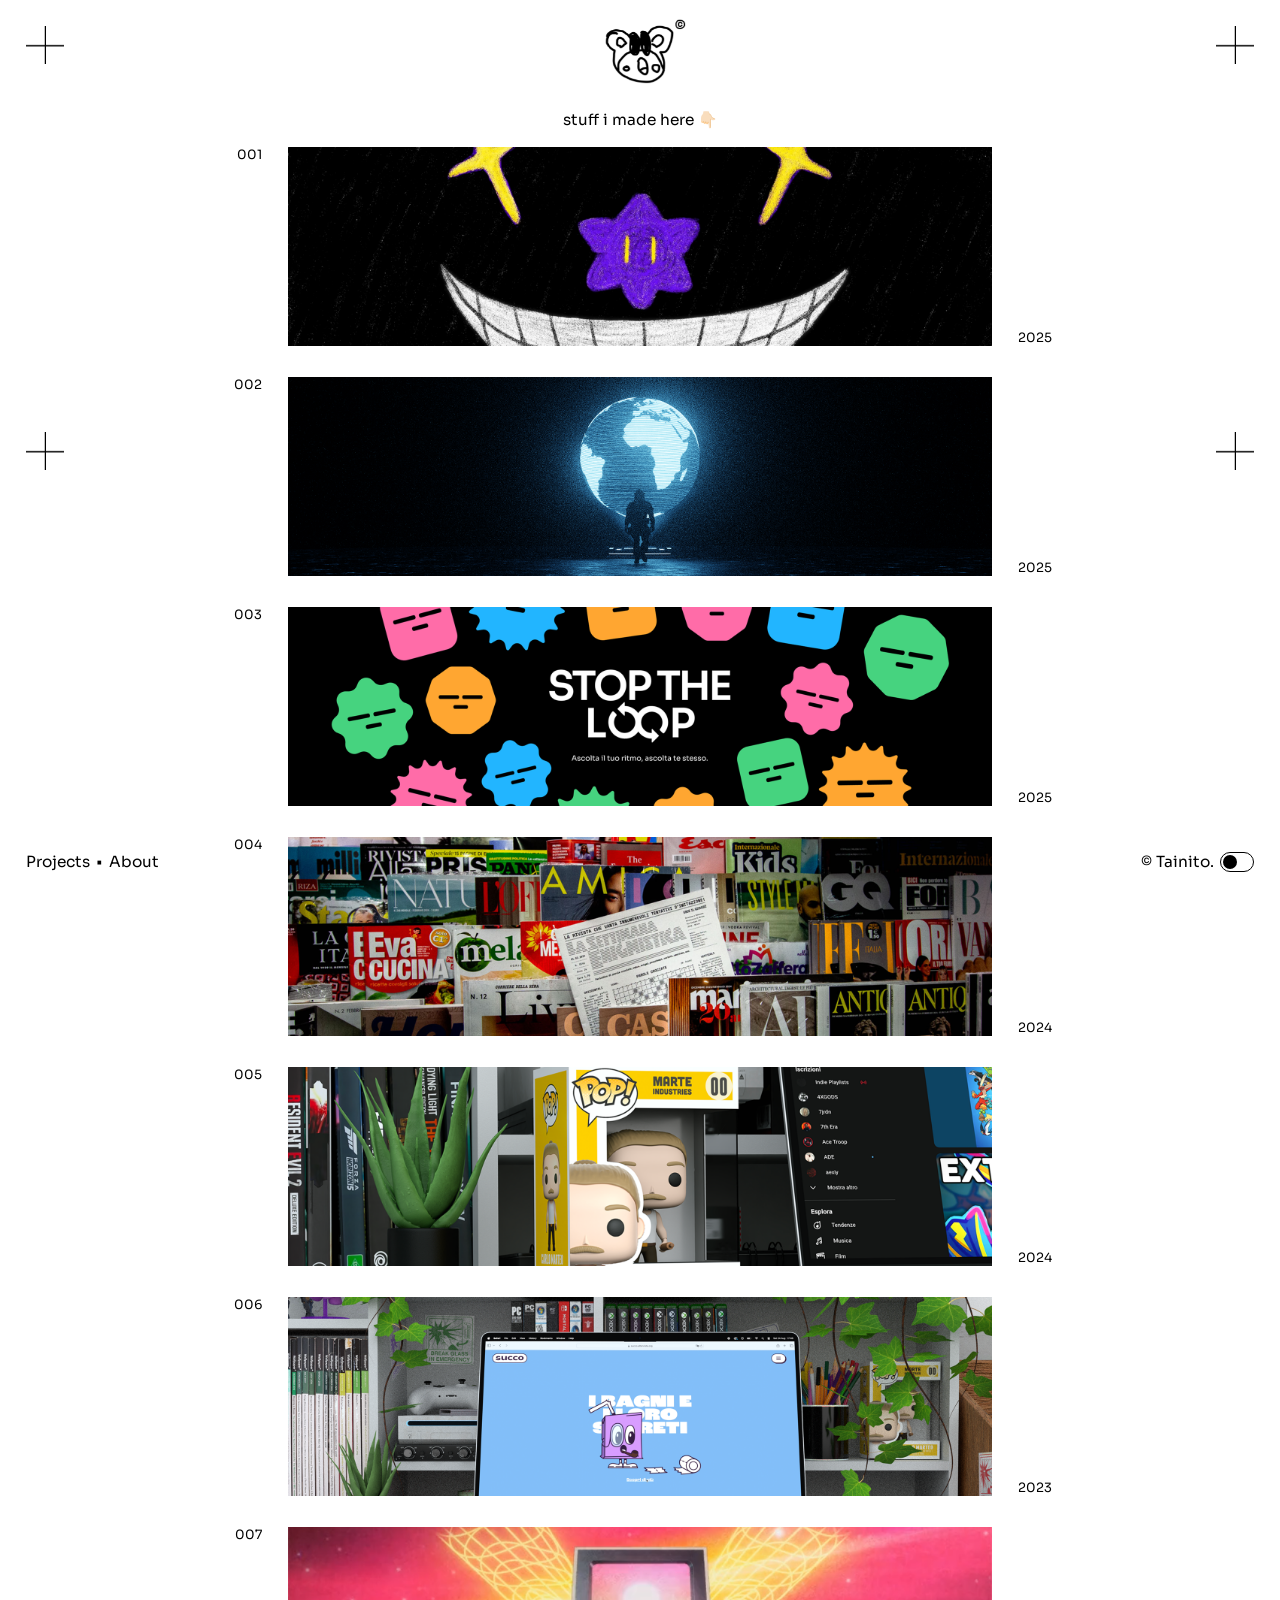
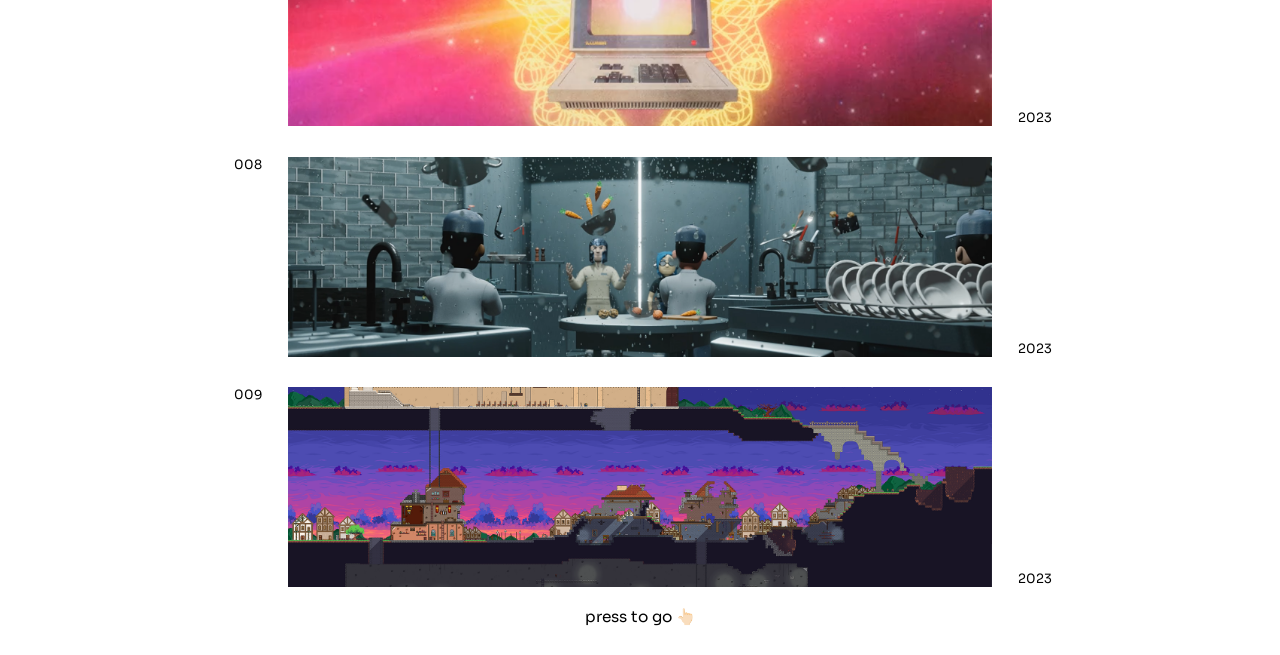
<file: index.html>
<!DOCTYPE html>
<html>
<head>
    <script>
    const initialTheme = localStorage.getItem("theme");
    if(initialTheme){
        document.documentElement.className =
            initialTheme === "dark"
                ? "dark-mode"
                : "light-mode";
    }
    </script>
    <script>
        if ('scrollRestoration' in history) {
            history.scrollRestoration = 'manual';
        }
        window.scrollTo(0, 0);
    </script>

    <meta charset="UTF-8">
    <meta name="viewport" content="width=device-width, initial-scale=1.0">
    <meta
        name="theme-color"
        content="#ffffff"
        media="(prefers-color-scheme: light)"
    >
    <meta name="apple-mobile-web-app-status-bar-style" content="default">

    <title>Tainito - Portfolio</title>

    <link rel="icon" type="image/png" href="assets/tainito_favicon.png">
    <link rel="stylesheet" href="style.css">
    <link rel="preconnect" href="https://fonts.googleapis.com">
    <link rel="preconnect" href="https://fonts.gstatic.com" crossorigin>
    <link href="https://fonts.googleapis.com/css2?family=Sora:wght@100..800&display=swap" rel="stylesheet">
</head>
<body id="top">
    <div id="custom-cursor"></div>
    <div>
        <img src="assets/cross.png" class="cross-element" id="cross-1">
        <img src="assets/cross.png" class="cross-element" id="cross-2">
        <img src="assets/cross.png" class="cross-element" id="cross-3">
        <img src="assets/cross.png" class="cross-element" id="cross-4">
    </div>
    <div id="header">
         <img class="logo" id="loghino" src="assets/tainito_logo.png">
    </div>
    <div id="mobile-menu">
        <a href="index.html">Projects</a>
        <a href="about.html">About</a>
        <div class="theme-toggle" id="theme-toggle-mobile">
            <div class="toggle-track">
                <div class="toggle-knob"></div>
            </div>
        </div>
    </div>
    <div class="col12" id="content">
        <div class="paragraph">
            <div id="sp-container"><a class="scheda-title">stuff i made here 👇🏻</a></div>
        </div>
        <div class="col12" id="gallery">
            <div class="project-row">
                <div class="side-text left-text">
                    <a>001</a>
                </div>
                <div class="image-container" data-url="darkstar.html">
                    <img class="galimg" src="assets/thumbs/ds_thumb.png">
                    <div class="overlay"><a>DARKST4R</a></div>
                </div>
                <div class="side-text right-text">
                    <a>2025</a>
                </div>
            </div>
            <div class="project-row">
                <div class="side-text left-text">
                    <a>002</a>
                </div>
                <div class="image-container" data-url="worldwide.html">
                    <img class="galimg" src="assets/thumbs/ww_thumb.png">
                    <div class="overlay"><a>WORLDWIDE</a></div>
                </div>
                <div class="side-text right-text">
                    <a>2025</a>
                </div>
            </div>
            <div class="project-row">
                <div class="side-text left-text">
                    <a>003</a>
                </div>
                <div class="image-container" data-url="stoptheloop.html">
                    <img class="galimg" src="assets/thumbs/syncro_thumb.png">
                    <div class="overlay"><a>STOP THE LOOP</a></div>
                </div>
                <div class="side-text right-text">
                    <a>2025</a>
                </div>
            </div>
            <div class="project-row">
                <div class="side-text left-text">
                    <a>004</a>
                </div>
                <div class="image-container" data-url="sett.html">
                    <img class="galimg" src="assets/thumbs/sett_thumb.png">
                    <div class="overlay"><a>LA SETTIMANA ENIGMISTICA - ASCII</a></div>
                </div>
                <div class="side-text right-text">
                    <a>2024</a>
                </div>
            </div>
            <div class="project-row">
                <div class="side-text left-text">
                    <a>005</a>
                </div>
                <div class="image-container" data-url="carlomarteo.html">
                    <img class="galimg" src="assets/thumbs/cm_thumb.png">
                    <div class="overlay"><a>CARLO MARTEO</a></div>
                </div>
                <div class="side-text right-text">
                    <a>2024</a>
                </div>
            </div>
            <div class="project-row">
                <div class="side-text left-text">
                    <a>006</a>
                </div>
                <div class="image-container" data-url="succo.html">
                    <img class="galimg" src="assets/thumbs/succo_thumb.png">
                    <div class="overlay"><a>SUCCO</a></div>
                </div>
                <div class="side-text right-text">
                    <a>2023</a>
                </div>
            </div>
            <div class="project-row">
                <div class="side-text left-text">
                    <a>007</a>
                </div>
                <div class="image-container" data-url="illumia.html">
                    <img class="galimg" src="assets/thumbs/illumia_thumb.png">
                    <div class="overlay"><a>ILLUMIA</a></div>
                </div>
                <div class="side-text right-text">
                    <a>2023</a>
                </div>
            </div>
            <div class="project-row">
                <div class="side-text left-text">
                    <a>008</a>
                </div>
                <div class="image-container" data-url="quickkitchen.html">
                    <img class="galimg" src="assets/thumbs/qk_thumb.png">
                    <div class="overlay"><a>QUICK KITCHEN</a></div>
                </div>
                <div class="side-text right-text">
                    <a>2023</a>
                </div>
            </div>
            <div class="project-row">
                <div class="side-text left-text">
                    <a>009</a>
                </div>
                <div class="image-container" data-url="piedpiper.html">
                    <img class="galimg" src="assets/thumbs/pp_thumb.png">
                    <div class="overlay"><a>THE PIED PIPER</a></div>
                </div>
                <div class="side-text right-text">
                    <a>2023</a>
                </div>
            </div>
        </div>
        <div class="col12" id="gallery-mobile">
            <div class="project-row">
                <div class="image-container" data-url="darkstar.html">
                    <img class="galimg" src="assets/thumbs_mobile/ds_thumb_mobile.png">
                </div>
                <div class="project-infos">
                    <a class="project-name">DARKST4R</a>
                    <a class="project-date">2025</a>
                </div>
            </div>
            <div class="project-row">
                <div class="image-container" data-url="worldwide.html">
                    <img class="galimg" src="assets/thumbs_mobile/ww_thumb_mobile.png">
                </div>
                <div class="project-infos">
                    <a class="project-name">Worldwide</a>
                    <a class="project-date">2025</a>
                </div>
            </div>
            <div class="project-row">
                <div class="image-container" data-url="stoptheloop.html">
                    <img class="galimg" src="assets/thumbs_mobile/syncro_thumb_mobile.png">
                </div>
                <div class="project-infos">
                    <a class="project-name">Stop The Loop</a>
                    <a class="project-date">2024</a>
                </div>
            </div>
            <div class="project-row">
                <div class="image-container" data-url="sett.html">
                    <img class="galimg" src="assets/thumbs_mobile/sett_thumb_mobile.png">
                </div>
                <div class="project-infos">
                    <a class="project-name">La Settimana Enigmistica - ASCII</a>
                    <a class="project-date">2024</a>
                </div>
            </div>
            <div class="project-row">
                <div class="image-container" data-url="carlomarteo.html">
                    <img class="galimg" src="assets/thumbs_mobile/cm_thumb_mobile.png">
                </div>
                <div class="project-infos">
                    <a class="project-name">Carlo Marteo</a>
                    <a class="project-date">2024</a>
                </div>
            </div>
            <div class="project-row">
                <div class="image-container" data-url="succo.html">
                    <img class="galimg" src="assets/thumbs_mobile/succo_thumb_mobile.png">
                </div>
                <div class="project-infos">
                    <a class="project-name">Succo</a>
                    <a class="project-date">2023</a>
                </div>
            </div>
            <div class="project-row">
                <div class="image-container" data-url="illumia.html">
                    <img class="galimg" src="assets/thumbs_mobile/illumia_thumb_mobile.png">
                </div>
                <div class="project-infos">
                    <a class="project-name">Illumia</a>
                    <a class="project-date">2023</a>
                </div>
            </div>
            <div class="project-row">
                <div class="image-container" data-url="quickkitchen.html">
                    <img class="galimg" src="assets/thumbs_mobile/qk_thumb_mobile.png">
                </div>
                <div class="project-infos">
                    <a class="project-name">Quick Kitchen</a>
                    <a class="project-date">2023</a>
                </div>
            </div>
            <div class="project-row">
                <div class="image-container" data-url="piedpiper.html">
                    <img class="galimg" src="assets/thumbs_mobile/pp_thumb_mobile.png">
                </div>
                <div class="project-infos">
                    <a class="project-name">The Pied Piper</a>
                    <a class="project-date">2022</a>
                </div>
            </div>
        </div>
        <div class="paragraph">
            <div id="sb-container">
                <a href="#top" class="scheda-title">press to go 👆🏻</a>
            </div>
        </div>
    </div>
    <div id="footer">
        <div class="column-navbar">
            <div class="nav-content">
                <a href="index.html" id="btn-info" class="tab-link active">Projects</a>
                <span id="sep-1" class="separator active"> • </span>
                <a href="about.html" id="btn-class" class="tab-link nav-inactive">About</a>
            </div>
        </div>
        <div class="column-navbar">
            <div class="nav-content">
                <a>© Tainito.</a>
                <div class="theme-toggle" id="theme-toggle">
                    <div class="toggle-track">
                        <div class="toggle-knob"></div>
                    </div>
                </div>
            </div>
        </div>
    </div>
</body>
<script src="script.js" defer></script>
</html>
</file>
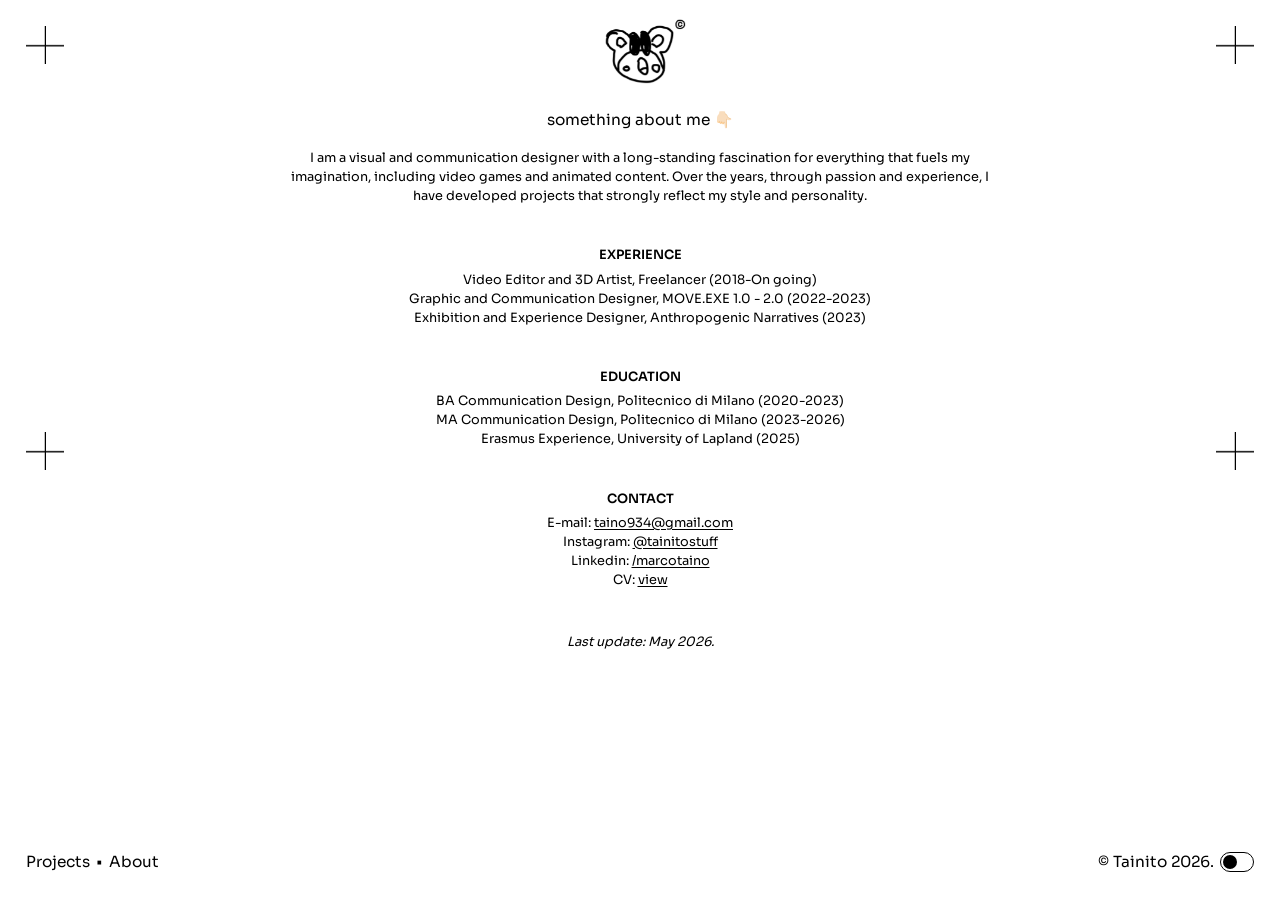
<file: about.html>
<!DOCTYPE html>
<html>
<head>
    <script>
    const initialTheme = localStorage.getItem("theme") || (window.matchMedia("(prefers-color-scheme: dark)").matches ? "dark" : "light");
    if (initialTheme === "dark") {
        document.documentElement.setAttribute("data-theme", "dark");
    }
    </script>
    <script>
        if ('scrollRestoration' in history) {
            history.scrollRestoration = 'manual';
        }
        window.scrollTo(0, 0);
    </script>

    <meta charset="UTF-8">
    <meta name="viewport" content="width=device-width, initial-scale=1.0">
    <meta name="theme-color" content="#ffffff">
    <meta name="apple-mobile-web-app-status-bar-style" content="default">

    <title>Tainito - About</title>

    <link rel="icon" type="image/png" href="assets/tainito_favicon.png">

    <link rel="preconnect" href="https://fonts.googleapis.com">
    <link rel="preconnect" href="https://fonts.gstatic.com" crossorigin>
    <link href="https://fonts.googleapis.com/css2?family=Sora:wght@100..800&display=swap" rel="stylesheet">
    
    <link rel="stylesheet" href="style.css">
</head>
<body>
    <div id="custom-cursor"></div>
    <div>
        <img src="assets/cross.png" class="cross-element" id="cross-1">
        <img src="assets/cross.png" class="cross-element" id="cross-2">
        <img src="assets/cross.png" class="cross-element" id="cross-3">
        <img src="assets/cross.png" class="cross-element" id="cross-4">
    </div>
    
    <div id="header">
         <img class="logo" id="loghino" src="assets/tainito_logo.png">
    </div>

    <div id="mobile-menu">
        <a href="index.html">Projects</a>
        <a href="about.html">About</a>
        <div class="theme-toggle" id="theme-toggle-mobile">
            <div class="toggle-track">
                <div class="toggle-knob"></div>
            </div>
        </div>
    </div>

    <div class="col12" id="content">
        <div class="paragraph">
            <div id="sp-container"><a class="scheda-title">something about me 👇🏻</a></div>
        </div>
        <div class="col12" id="gallery">
            <div class="paragraph6">
                <a>I am a visual and communication designer with a long-standing fascination for everything that fuels my imagination, including video games and animated content. Over the years, through passion and experience, I have developed projects that strongly reflect my style and personality.</a>
            </div>
            <div class="paragraph6">
                <p class="desc-title">EXPERIENCE</p>
                <a id="par6-1-desktop">Video Editor and 3D Artist, Freelancer (2018-On going)<br>Graphic and Communication Designer, MOVE.EXE 1.0 - 2.0 (2022-2023)<br>Exhibition and Experience Designer, Anthropogenic Narratives (2023)</a>
            </div>
            <div class="paragraph6">
                <p class="desc-title">EDUCATION</p>
                <a>BA Communication Design, Politecnico di Milano (2020-2023)<br>MA Communication Design, Politecnico di Milano (2023-2026)<br>Erasmus Experience, University of Lapland (2025)</a>
            </div>
            <div class="paragraph6">
                <p class="desc-title">CONTACT</p>
                <a>E-mail: </a><a href="mailto:taino934@gmail.com" class="link">taino934@gmail.com</a><a><br>Instagram: </a><a href="https://www.instagram.com/tainitostuff/" target="_blank" class="link">@tainitostuff</a><a><br>Linkedin: </a><a href="https://www.linkedin.com/in/marcotaino/" target="_blank" class="link">/marcotaino</a><a><br>CV: </a><a href="assets/TainoMarco_CV.pdf" target="_blank" class="link">view</a>
            </div>
            <div class="paragraph6">
                <a><i>Last update: May 2026.</i></a>
            </div>
        </div>
        <div class="col12" id="gallery-mobile">
            <div class="paragraph6 about">
                <a>I am a visual and communication designer with a long-standing fascination for everything that fuels my imagination, including video games and animated content. Over the years, through passion and experience, I have developed projects that strongly reflect my style and personality.</a>
            </div>
            <div class="paragraph6 about">
                <p class="desc-title">EXPERIENCE</p>
                <a id="par6-1-desktop">Video Editor and 3D Artist,<br>Freelancer (2018-On going)</a>
                <a id="par6-1-desktop">Graphic and Communication Designer,<br>MOVE.EXE 1.0 - 2.0 (2022-2023)</a>
                <a id="par6-1-desktop">Exhibition and Experience Designer,<br>Anthropogenic Narratives (2023)</a>
            </div>
            <div class="paragraph6 about">
                <p class="desc-title">EDUCATION</p>
                <a>BA Communication Design,<br>Politecnico di Milano (2020-2023)</a>
                <a>MA Communication Design,<br>Politecnico di Milano (2023-2026)</a>
                <a>Erasmus Experience,<br>University of Lapland (2025)</a>
            </div>
            <div class="paragraph6 about">
                <p class="desc-title">CONTACT</p>
                <div><a>E-mail: </a><a href="mailto:taino934@gmail.com" class="link">taino934@gmail.com</a></div>
                <div><a>Instagram: </a><a href="https://www.instagram.com/tainitostuff/" target="_blank" class="link">@tainitostuff</a></div>
                <div><a>Linkedin: </a><a href="https://www.linkedin.com/in/marcotaino/" target="_blank" class="link">/marcotaino</a></div>
                <div><a>CV: </a><a href="assets/TainoMarco_CV.pdf" target="_blank" class="link">view</a></div>
            </div>
            <div class="paragraph6 about" id="lastupdate">
                <a><i>Last update: May 2026.</i></a>
            </div>
        </div>
    </div>
    
    <div id="footer">
        <div class="column-navbar">
            <div class="nav-content">
                <a href="index.html" id="btn-info" class="tab-link nav-inactive">Projects</a>
                <span id="sep-1" class="separator active"> • </span>
                <a href="about.html" id="btn-class" class="tab-link active">About</a>
            </div>
        </div>
        <div class="column-navbar">
            <div class="nav-content">
                <a>© Tainito 2026.</a>
                <div class="theme-toggle" id="theme-toggle">
                    <div class="toggle-track">
                        <div class="toggle-knob"></div>
                    </div>
                </div>
            </div>
        </div>
    </div>
</body>
<script src="script.js" defer></script>
</html>
</file>
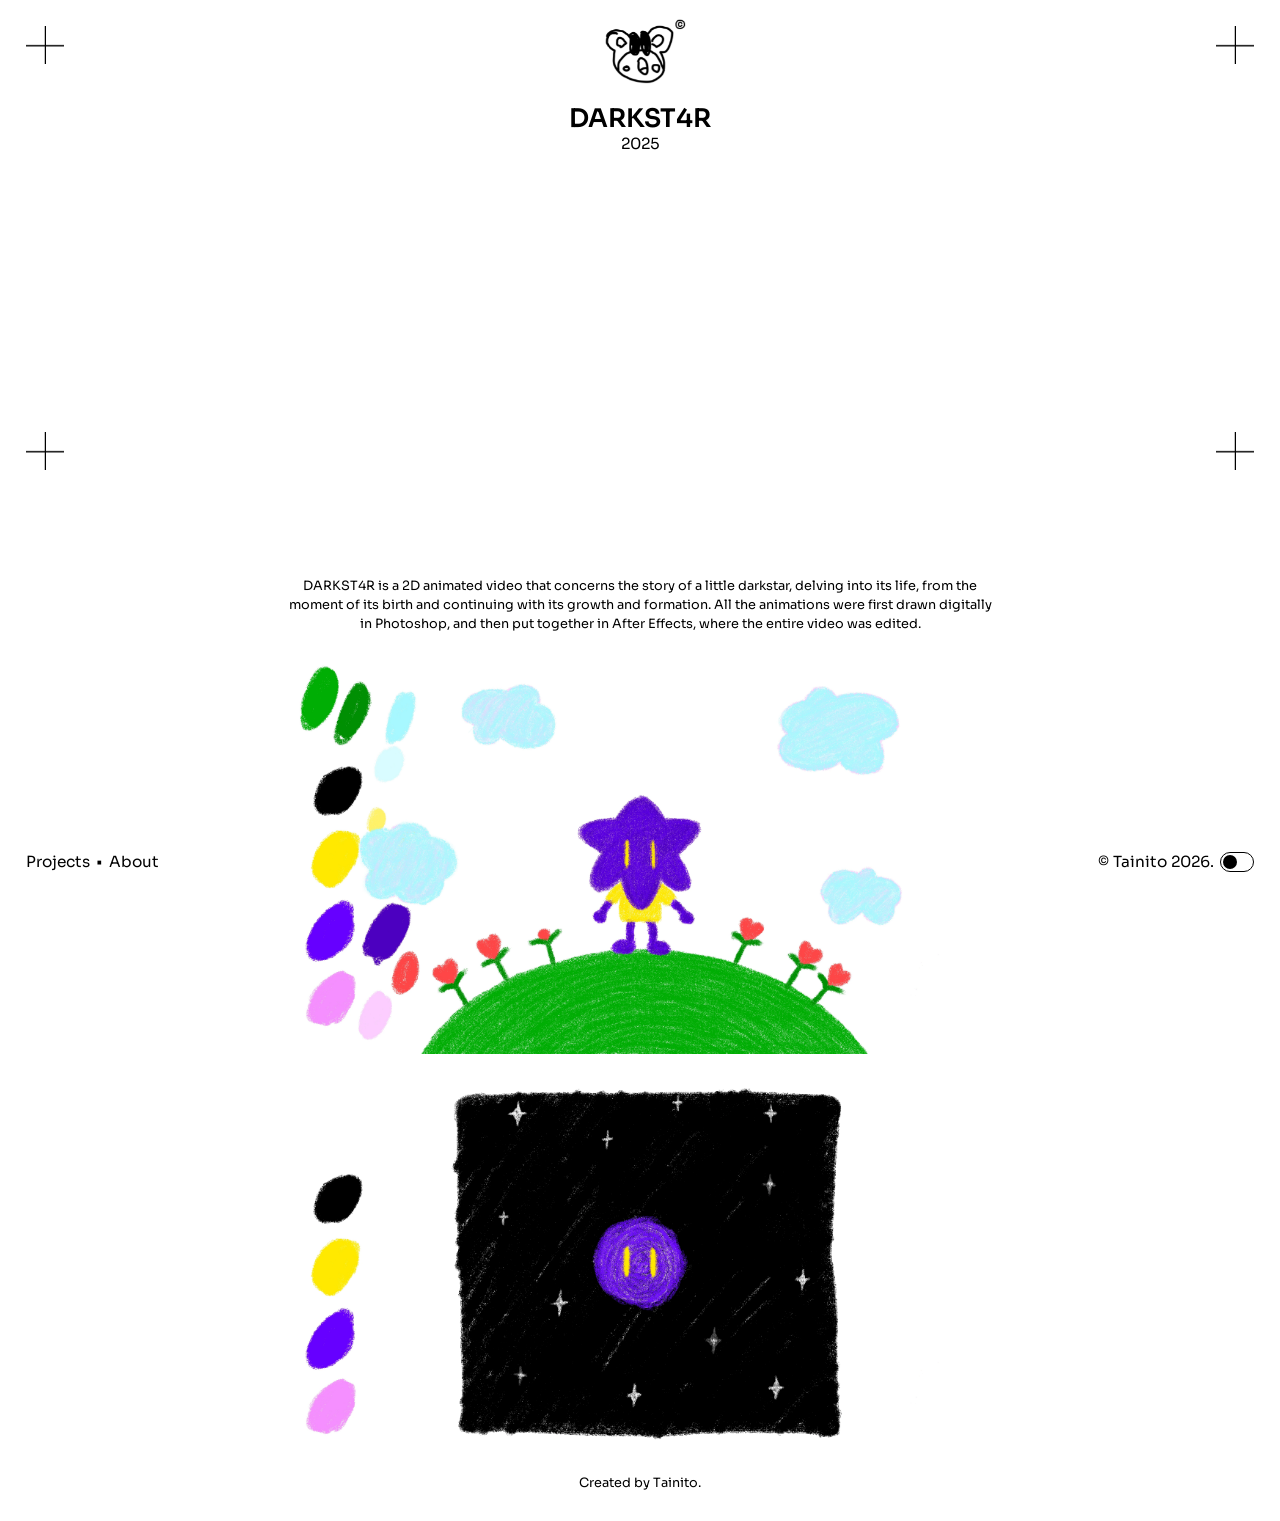
<file: darkstar.html>
<!DOCTYPE html>
<html>
<head>
    <script>
    const initialTheme = localStorage.getItem("theme") || (window.matchMedia("(prefers-color-scheme: dark)").matches ? "dark" : "light");
    if (initialTheme === "dark") {
        document.documentElement.setAttribute("data-theme", "dark");
    }
    </script>
    <script>
        if ('scrollRestoration' in history) {
            history.scrollRestoration = 'manual';
        }
        window.scrollTo(0, 0);
    </script>

    <meta charset="UTF-8">
    <meta name="viewport" content="width=device-width, initial-scale=1.0">
    <meta name="theme-color" content="#ffffff">
    <meta name="apple-mobile-web-app-status-bar-style" content="default">

    <title>Tainito - DARKST4R</title>

    <link rel="icon" type="image/png" href="assets/tainito_favicon.png">

    <link rel="preconnect" href="https://fonts.googleapis.com">
    <link rel="preconnect" href="https://fonts.gstatic.com" crossorigin>
    <link href="https://fonts.googleapis.com/css2?family=Sora:wght@100..800&display=swap" rel="stylesheet">
    
    <link rel="stylesheet" href="style.css">
</head>
<body>
    <div id="custom-cursor"></div>
    <div>
        <img src="assets/cross.png" class="cross-element" id="cross-1">
        <img src="assets/cross.png" class="cross-element" id="cross-2">
        <img src="assets/cross.png" class="cross-element" id="cross-3">
        <img src="assets/cross.png" class="cross-element" id="cross-4">
    </div>
    
    <div id="header">
         <img class="logo" id="loghino" src="assets/tainito_logo.png">
    </div>

    <div id="mobile-menu">
        <a href="index.html">Projects</a>
        <a href="about.html">About</a>
        <div class="theme-toggle" id="theme-toggle-mobile">
            <div class="toggle-track">
                <div class="toggle-knob"></div>
            </div>
        </div>
    </div>

    <div class="col12" id="content">
        <div class="paragraph">
            <div id="st-container"><a class="scheda-title">DARKST4R</a></div>
            <div id="ss-container"><a class="scheda-subtitle">2025</a></div>
        </div>
        <div class="video-container">
            <iframe
                src="https://player.vimeo.com/video/1112586583"
                title="Vimeo video player"
                allow="accelerometer; autoplay; clipboard-write; encrypted-media; gyroscope; picture-in-picture"
                allowfullscreen>
            </iframe>
        </div>
        <div class="paragraph6">
            <a>DARKST4R is a 2D animated video that concerns the story of a little darkstar, delving into its life, from the moment of its birth and continuing with its growth and formation. All the animations were first drawn digitally in Photoshop, and then put together in After Effects, where the entire video was edited.</a>
        </div>
        <div class="image-container">
            <img src="assets/projects/darkst4r/scena_04_plants.webp">
        </div>
        <div class="image-container">
            <img src="assets/projects/darkst4r/scene_04_eyes.webp">
        </div>
        <div class="credits">
            <a>Created by Tainito.</a>
        </div>
    </div>

    <div id="footer">
        <div class="column-navbar">
            <div class="nav-content">
                <a href="index.html" id="btn-info" class="tab-link active">Projects</a>
                <span id="sep-1" class="separator active"> • </span>
                <a href="about.html" id="btn-class" class="tab-link nav-inactive">About</a>
            </div>
        </div>
        <div class="column-navbar">
            <div class="nav-content">
                <a>© Tainito 2026.</a>
                <div class="theme-toggle" id="theme-toggle">
                    <div class="toggle-track">
                        <div class="toggle-knob"></div>
                    </div>
                </div>
            </div>
        </div>
    </div>
</body>
<script src="script.js" defer></script>
</html>
</file>
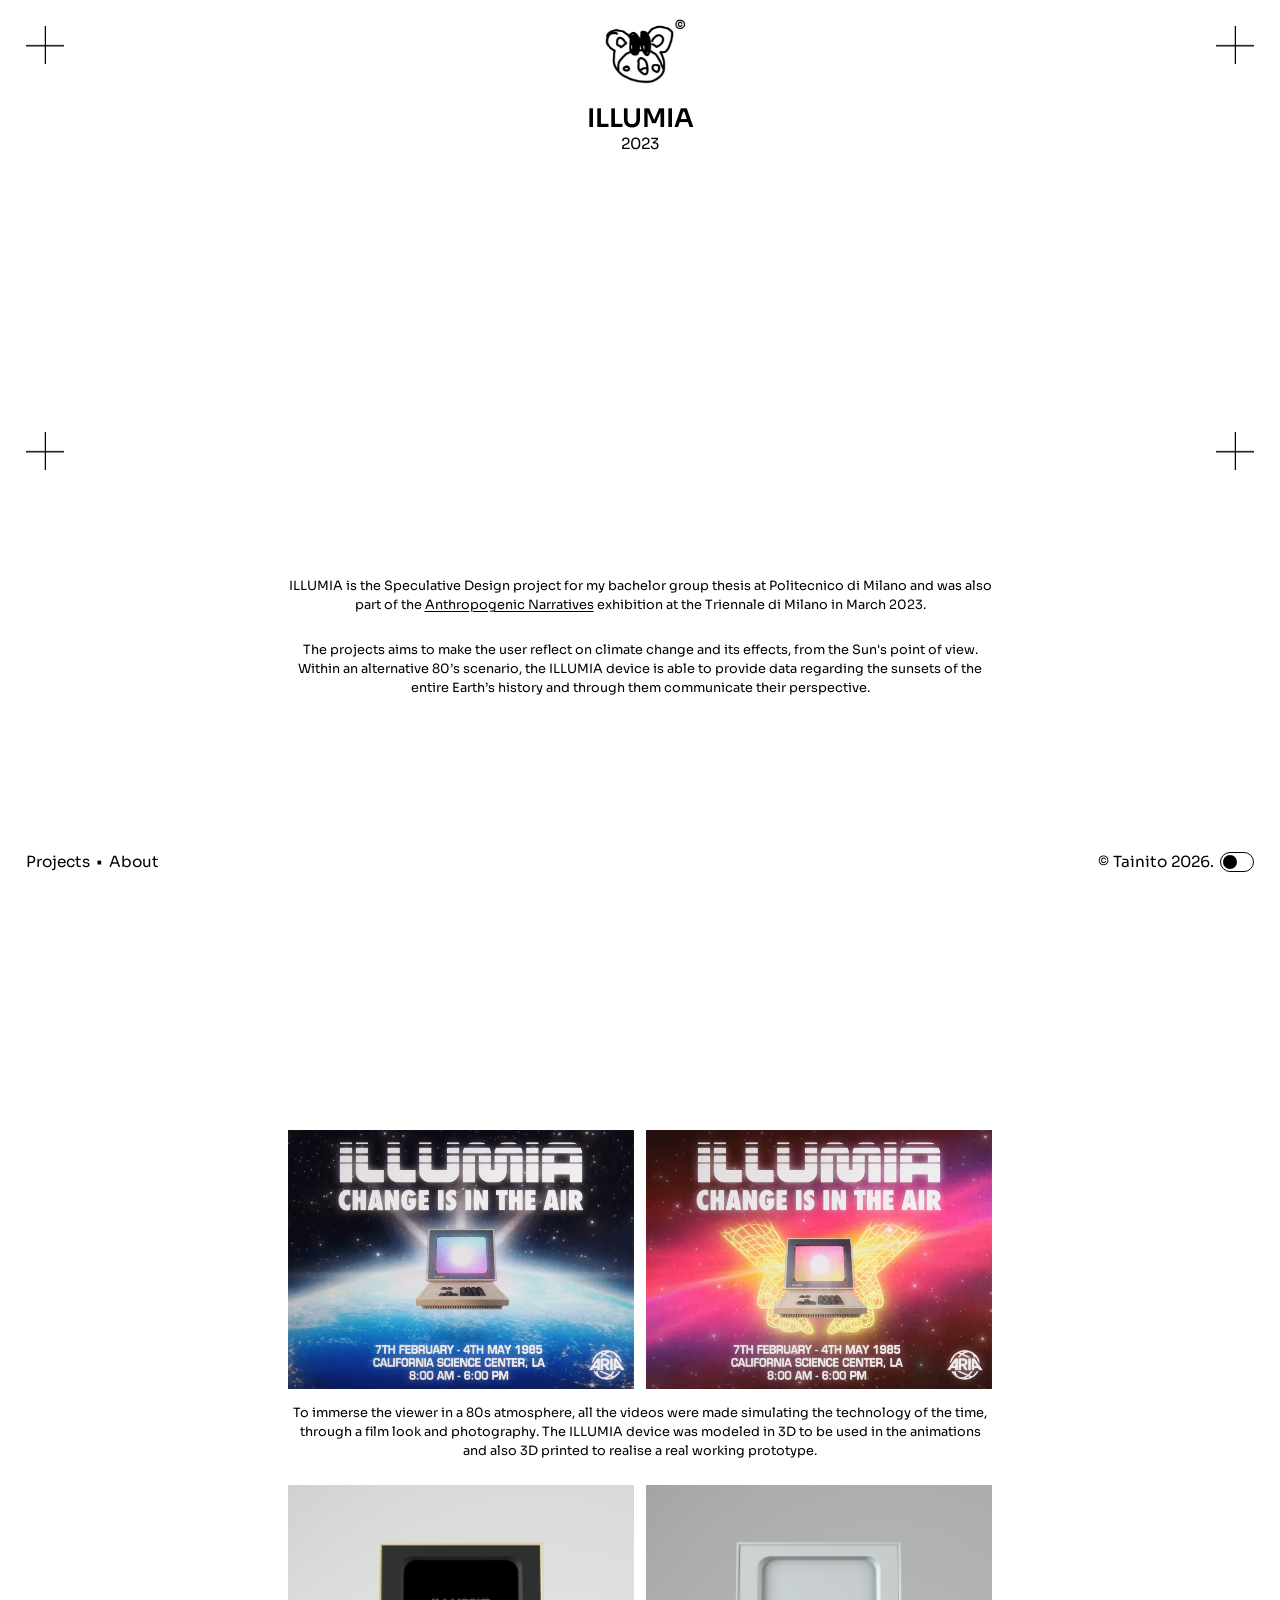
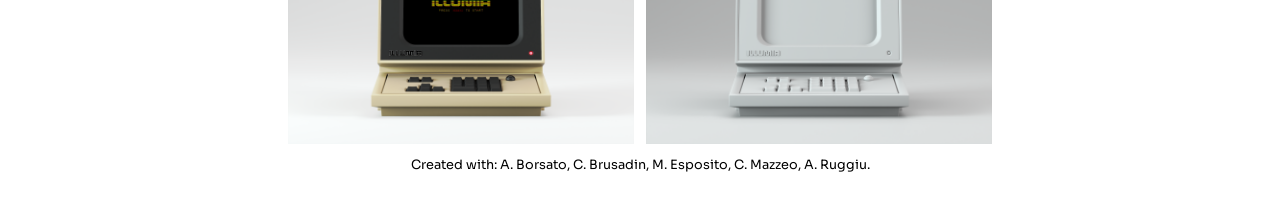
<file: illumia.html>
<!DOCTYPE html>
<html>
<head>
    <script>
    const initialTheme = localStorage.getItem("theme") || (window.matchMedia("(prefers-color-scheme: dark)").matches ? "dark" : "light");
    if (initialTheme === "dark") {
        document.documentElement.setAttribute("data-theme", "dark");
    }
    </script>
    <script>
        if ('scrollRestoration' in history) {
            history.scrollRestoration = 'manual';
        }
        window.scrollTo(0, 0);
    </script>

    <meta charset="UTF-8">
    <meta name="viewport" content="width=device-width, initial-scale=1.0">
    <meta name="theme-color" content="#ffffff">
    <meta name="apple-mobile-web-app-status-bar-style" content="default">

    <title>Tainito - Illumia</title>

    <link rel="icon" type="image/png" href="assets/tainito_favicon.png">

    <link rel="preconnect" href="https://fonts.googleapis.com">
    <link rel="preconnect" href="https://fonts.gstatic.com" crossorigin>
    <link href="https://fonts.googleapis.com/css2?family=Sora:wght@100..800&display=swap" rel="stylesheet">
    
    <link rel="stylesheet" href="style.css">
</head>
<body>
    <div id="custom-cursor"></div>
    <div>
        <img src="assets/cross.png" class="cross-element" id="cross-1">
        <img src="assets/cross.png" class="cross-element" id="cross-2">
        <img src="assets/cross.png" class="cross-element" id="cross-3">
        <img src="assets/cross.png" class="cross-element" id="cross-4">
    </div>
    
    <div id="header">
         <img class="logo" id="loghino" src="assets/tainito_logo.png">
    </div>

    <div id="mobile-menu">
        <a href="index.html">Projects</a>
        <a href="about.html">About</a>
        <div class="theme-toggle" id="theme-toggle-mobile">
            <div class="toggle-track">
                <div class="toggle-knob"></div>
            </div>
        </div>
    </div>

    <div class="col12" id="content">
        <div class="paragraph">
            <div id="st-container"><a class="scheda-title">Illumia</a></div>
            <div id="ss-container"><a class="scheda-subtitle">2023</a></div>
        </div>
        <div class="video-container">
            <iframe
                src="https://www.youtube.com/embed/xHrGZHcw4C4?rel=0&si=7fQBrXu-y8Yjpca5"
                title="YouTube video player"
                allow="accelerometer; autoplay; clipboard-write; encrypted-media; gyroscope; picture-in-picture"
                allowfullscreen>
            </iframe>
        </div>
        <div class="paragraph6">
            <a>ILLUMIA is the Speculative Design project for my bachelor group thesis at Politecnico di Milano and was also part of the </a><a href="https://www.instagram.com/anthropogenicnarratives/" class="link" target="_blank">Anthropogenic Narratives</a><a> exhibition at the Triennale di Milano in March 2023.</a>
        </div>
        <div class="paragraph6">
            <a>The projects aims to make the user reflect on climate change and its effects, from the Sun's point of view. Within an alternative 80’s scenario, the ILLUMIA device is able to provide data regarding the sunsets of the entire Earth’s history and through them communicate their perspective.</a>
        </div>
        <div class="video-container">
            <iframe
                src="https://www.youtube.com/embed/Dx4UVzjqef0?si=3hhxO8dbwVbO3J0g"
                title="YouTube video player"
                allow="accelerometer; autoplay; clipboard-write; encrypted-media; gyroscope; picture-in-picture"
                allowfullscreen>
            </iframe>
        </div>
        <div class="img-dual">
            <video autoplay loop muted playsinline>
                <source src="assets/projects/illumia/anim_promo_1.webm" type="video/webm">
            </video>
            <video autoplay loop muted playsinline>
                <source src="assets/projects/illumia/anim_promo_2.webm" type="video/webm">
            </video>
        </div>
        <div class="paragraph6">
            <a>To immerse the viewer in a 80s atmosphere, all the videos were made simulating the technology of the time, through a film look and photography. The ILLUMIA device was modeled in 3D to be used in the animations and also 3D printed to realise a real working prototype.</a>
        </div>
        <div class="img-dual">
            <img src="assets/projects/illumia/illumia_prot_text.png">
            <img src="assets/projects/illumia/illumia_prot_clay.png">
        </div>
        <div class="credits">
            <a>Created with: A. Borsato, C. Brusadin, M. Esposito, C. Mazzeo, A. Ruggiu.</a>
        </div>
    </div>

    <div id="footer">
        <div class="column-navbar">
            <div class="nav-content">
                <a href="index.html" id="btn-info" class="tab-link active">Projects</a>
                <span id="sep-1" class="separator active"> • </span>
                <a href="about.html" id="btn-class" class="tab-link nav-inactive">About</a>
            </div>
        </div>
        <div class="column-navbar">
            <div class="nav-content">
                <a>© Tainito 2026.</a>
                <div class="theme-toggle" id="theme-toggle">
                    <div class="toggle-track">
                        <div class="toggle-knob"></div>
                    </div>
                </div>
            </div>
        </div>
    </div>
</body>
<script src="script.js" defer></script>
</html>
</file>
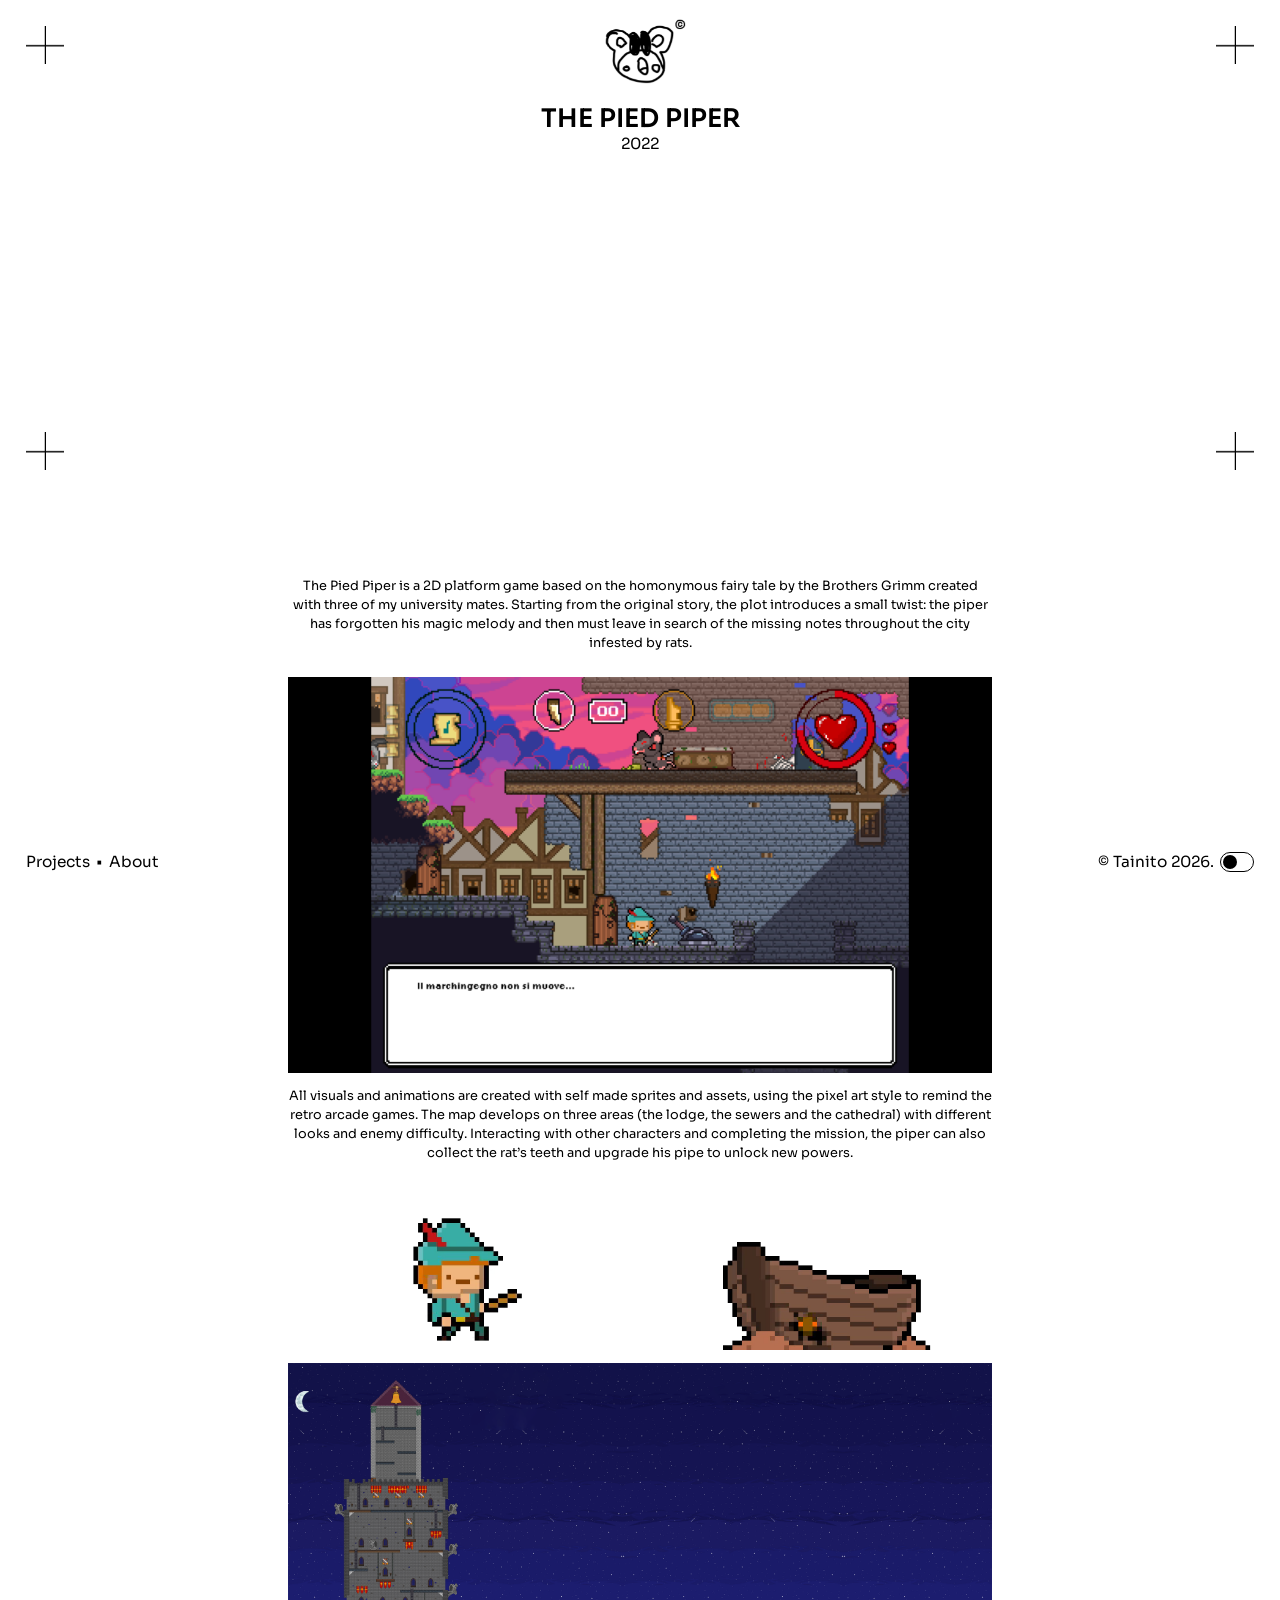
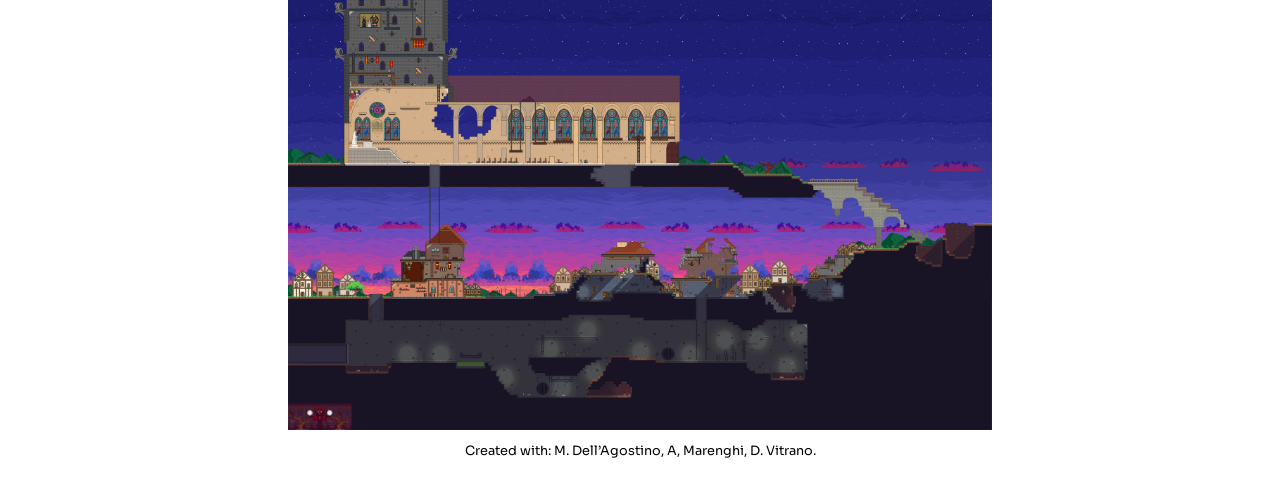
<file: piedpiper.html>
<!DOCTYPE html>
<html>
<head>
    <script>
    const initialTheme = localStorage.getItem("theme") || (window.matchMedia("(prefers-color-scheme: dark)").matches ? "dark" : "light");
    if (initialTheme === "dark") {
        document.documentElement.setAttribute("data-theme", "dark");
    }
    </script>
    <script>
        if ('scrollRestoration' in history) {
            history.scrollRestoration = 'manual';
        }
        window.scrollTo(0, 0);
    </script>

    <meta charset="UTF-8">
    <meta name="viewport" content="width=device-width, initial-scale=1.0">
    <meta name="theme-color" content="#ffffff">
    <meta name="apple-mobile-web-app-status-bar-style" content="default">

    <title>Tainito - The Pied Piper</title>

    <link rel="icon" type="image/png" href="assets/tainito_favicon.png">

    <link rel="preconnect" href="https://fonts.googleapis.com">
    <link rel="preconnect" href="https://fonts.gstatic.com" crossorigin>
    <link href="https://fonts.googleapis.com/css2?family=Sora:wght@100..800&display=swap" rel="stylesheet">
    
    <link rel="stylesheet" href="style.css">
</head>
<body>
    <div id="custom-cursor"></div>
    <div>
        <img src="assets/cross.png" class="cross-element" id="cross-1">
        <img src="assets/cross.png" class="cross-element" id="cross-2">
        <img src="assets/cross.png" class="cross-element" id="cross-3">
        <img src="assets/cross.png" class="cross-element" id="cross-4">
    </div>
    
    <div id="header">
         <img class="logo" id="loghino" src="assets/tainito_logo.png">
    </div>

    <div id="mobile-menu">
        <a href="index.html">Projects</a>
        <a href="about.html">About</a>
        <div class="theme-toggle" id="theme-toggle-mobile">
            <div class="toggle-track">
                <div class="toggle-knob"></div>
            </div>
        </div>
    </div>

    <div class="col12" id="content">
        <div class="paragraph">
            <div id="st-container"><a class="scheda-title">The Pied Piper</a></div>
            <div id="ss-container"><a class="scheda-subtitle">2022</a></div>
        </div>
        <div class="video-container">
            <iframe
                src="https://www.youtube.com/embed/4plELqgQKJA?si=PGgsyXqACom6K-l-"
                title="YouTube video player"
                allow="accelerometer; autoplay; clipboard-write; encrypted-media; gyroscope; picture-in-picture"
                allowfullscreen>
            </iframe>
        </div>
        <div class="paragraph6">
            <a>The Pied Piper is a 2D platform game based on the homonymous fairy tale by the Brothers Grimm created with three of my university mates. Starting from the original story, the plot introduces a small twist: the piper has forgotten his magic melody and then must leave in search of the missing notes throughout the city infested by rats.</a>
        </div>
        <div class="image-container">
            <img src="assets/projects/pied piper/the-pied-piper_1.png">
        </div>
        <div class="paragraph6">
            <a>All visuals and animations are created with self made sprites and assets, using the pixel art style to remind the retro arcade games. The map develops on three areas (the lodge, the sewers and the cathedral) with different looks and enemy difficulty. Interacting with other characters and completing the mission, the piper can also collect the rat’s teeth and upgrade his pipe to unlock new powers.</a>
        </div>
        <div class="img-dual">
            <video class="pixelgif" autoplay loop muted playsinline>
                <source src="assets/projects/pied piper/piper run.webm" type="video/webm">
            </video>
            <video class="pixelgif" autoplay loop muted playsinline>
                <source src="assets/projects/pied piper/lil boaty.webm" type="video/webm">
            </video>
        </div>
        <div class="image-container">
            <img src="assets/projects/pied piper/the-pied-piper_2.png">
        </div>
        <div class="credits">
            <a>Created with: M. Dell’Agostino, A, Marenghi, D. Vitrano.</a>
        </div>
    </div>

    <div id="footer">
        <div class="column-navbar">
            <div class="nav-content">
                <a href="index.html" id="btn-info" class="tab-link active">Projects</a>
                <span id="sep-1" class="separator active"> • </span>
                <a href="about.html" id="btn-class" class="tab-link nav-inactive">About</a>
            </div>
        </div>
        <div class="column-navbar">
            <div class="nav-content">
                <a>© Tainito 2026.</a>
                <div class="theme-toggle" id="theme-toggle">
                    <div class="toggle-track">
                        <div class="toggle-knob"></div>
                    </div>
                </div>
            </div>
        </div>
    </div>
</body>
<script src="script.js" defer></script>
</html>
</file>
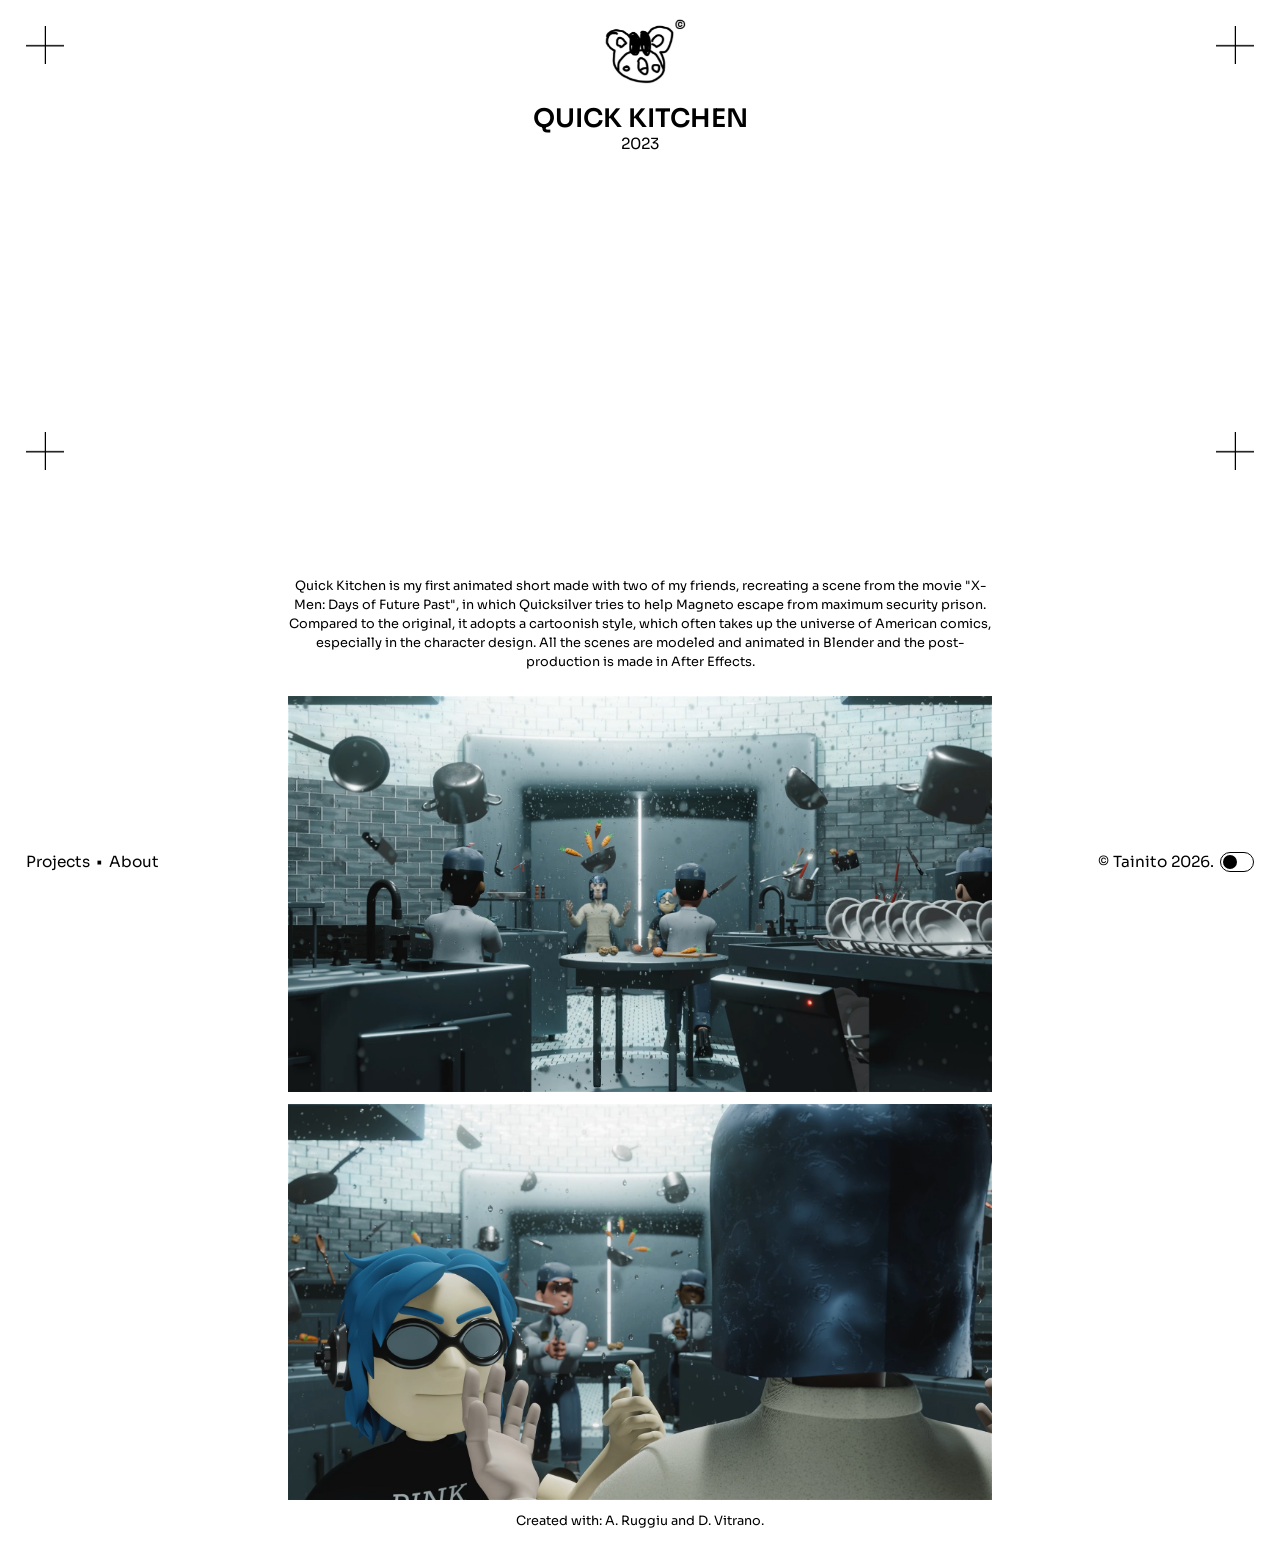
<file: quickkitchen.html>
<!DOCTYPE html>
<html>
<head>
    <script>
    const initialTheme = localStorage.getItem("theme") || (window.matchMedia("(prefers-color-scheme: dark)").matches ? "dark" : "light");
    if (initialTheme === "dark") {
        document.documentElement.setAttribute("data-theme", "dark");
    }
    </script>
    <script>
        if ('scrollRestoration' in history) {
            history.scrollRestoration = 'manual';
        }
        window.scrollTo(0, 0);
    </script>

    <meta charset="UTF-8">
    <meta name="viewport" content="width=device-width, initial-scale=1.0">
    <meta name="theme-color" content="#ffffff">
    <meta name="apple-mobile-web-app-status-bar-style" content="default">

    <title>Tainito - Quick Kitchen</title>

    <link rel="icon" type="image/png" href="assets/tainito_favicon.png">

    <link rel="preconnect" href="https://fonts.googleapis.com">
    <link rel="preconnect" href="https://fonts.gstatic.com" crossorigin>
    <link href="https://fonts.googleapis.com/css2?family=Sora:wght@100..800&display=swap" rel="stylesheet">
    
    <link rel="stylesheet" href="style.css">
</head>
<body>
    <div id="custom-cursor"></div>
    <div>
        <img src="assets/cross.png" class="cross-element" id="cross-1">
        <img src="assets/cross.png" class="cross-element" id="cross-2">
        <img src="assets/cross.png" class="cross-element" id="cross-3">
        <img src="assets/cross.png" class="cross-element" id="cross-4">
    </div>
    
    <div id="header">
         <img class="logo" id="loghino" src="assets/tainito_logo.png">
    </div>

    <div id="mobile-menu">
        <a href="index.html">Projects</a>
        <a href="about.html">About</a>
        <div class="theme-toggle" id="theme-toggle-mobile">
            <div class="toggle-track">
                <div class="toggle-knob"></div>
            </div>
        </div>
    </div>

    <div class="col12" id="content">
        <div class="paragraph">
            <div id="st-container"><a class="scheda-title">Quick Kitchen</a></div>
            <div id="ss-container"><a class="scheda-subtitle">2023</a></div>
        </div>
        <div class="video-container">
            <iframe
                src="https://www.youtube.com/embed/G5LbmA7_CSs?si=zNxyPUAwYt7Gg-CN"
                title="YouTube video player"
                allow="accelerometer; autoplay; clipboard-write; encrypted-media; gyroscope; picture-in-picture"
                allowfullscreen>
            </iframe>
        </div>
        <div class="paragraph6">
            <a>Quick Kitchen is my first animated short made with two of my friends, recreating a scene from the movie "X-Men: Days of Future Past", in which Quicksilver tries to help Magneto escape from maximum security prison. Compared to the original, it adopts a cartoonish style, which often takes up the universe of American comics, especially in the character design. All the scenes are modeled and animated in Blender and the post-production is made in After Effects.</a>
        </div>
        <div class="image-container">
            <img src="assets/projects/quick kitchen/quick kitchen_ss1.png">
        </div>
        <div class="image-container">
            <img src="assets/projects/quick kitchen/quick kitchen_ss4.png">
        </div>
        <div class="credits">
            <a>Created with: A. Ruggiu and D. Vitrano.</a>
        </div>
    </div>

    <div id="footer">
        <div class="column-navbar">
            <div class="nav-content">
                <a href="index.html" id="btn-info" class="tab-link active">Projects</a>
                <span id="sep-1" class="separator active"> • </span>
                <a href="about.html" id="btn-class" class="tab-link nav-inactive">About</a>
            </div>
        </div>
        <div class="column-navbar">
            <div class="nav-content">
                <a>© Tainito 2026.</a>
                <div class="theme-toggle" id="theme-toggle">
                    <div class="toggle-track">
                        <div class="toggle-knob"></div>
                    </div>
                </div>
            </div>
        </div>
    </div>
</body>
<script src="script.js" defer></script>
</html>
</file>
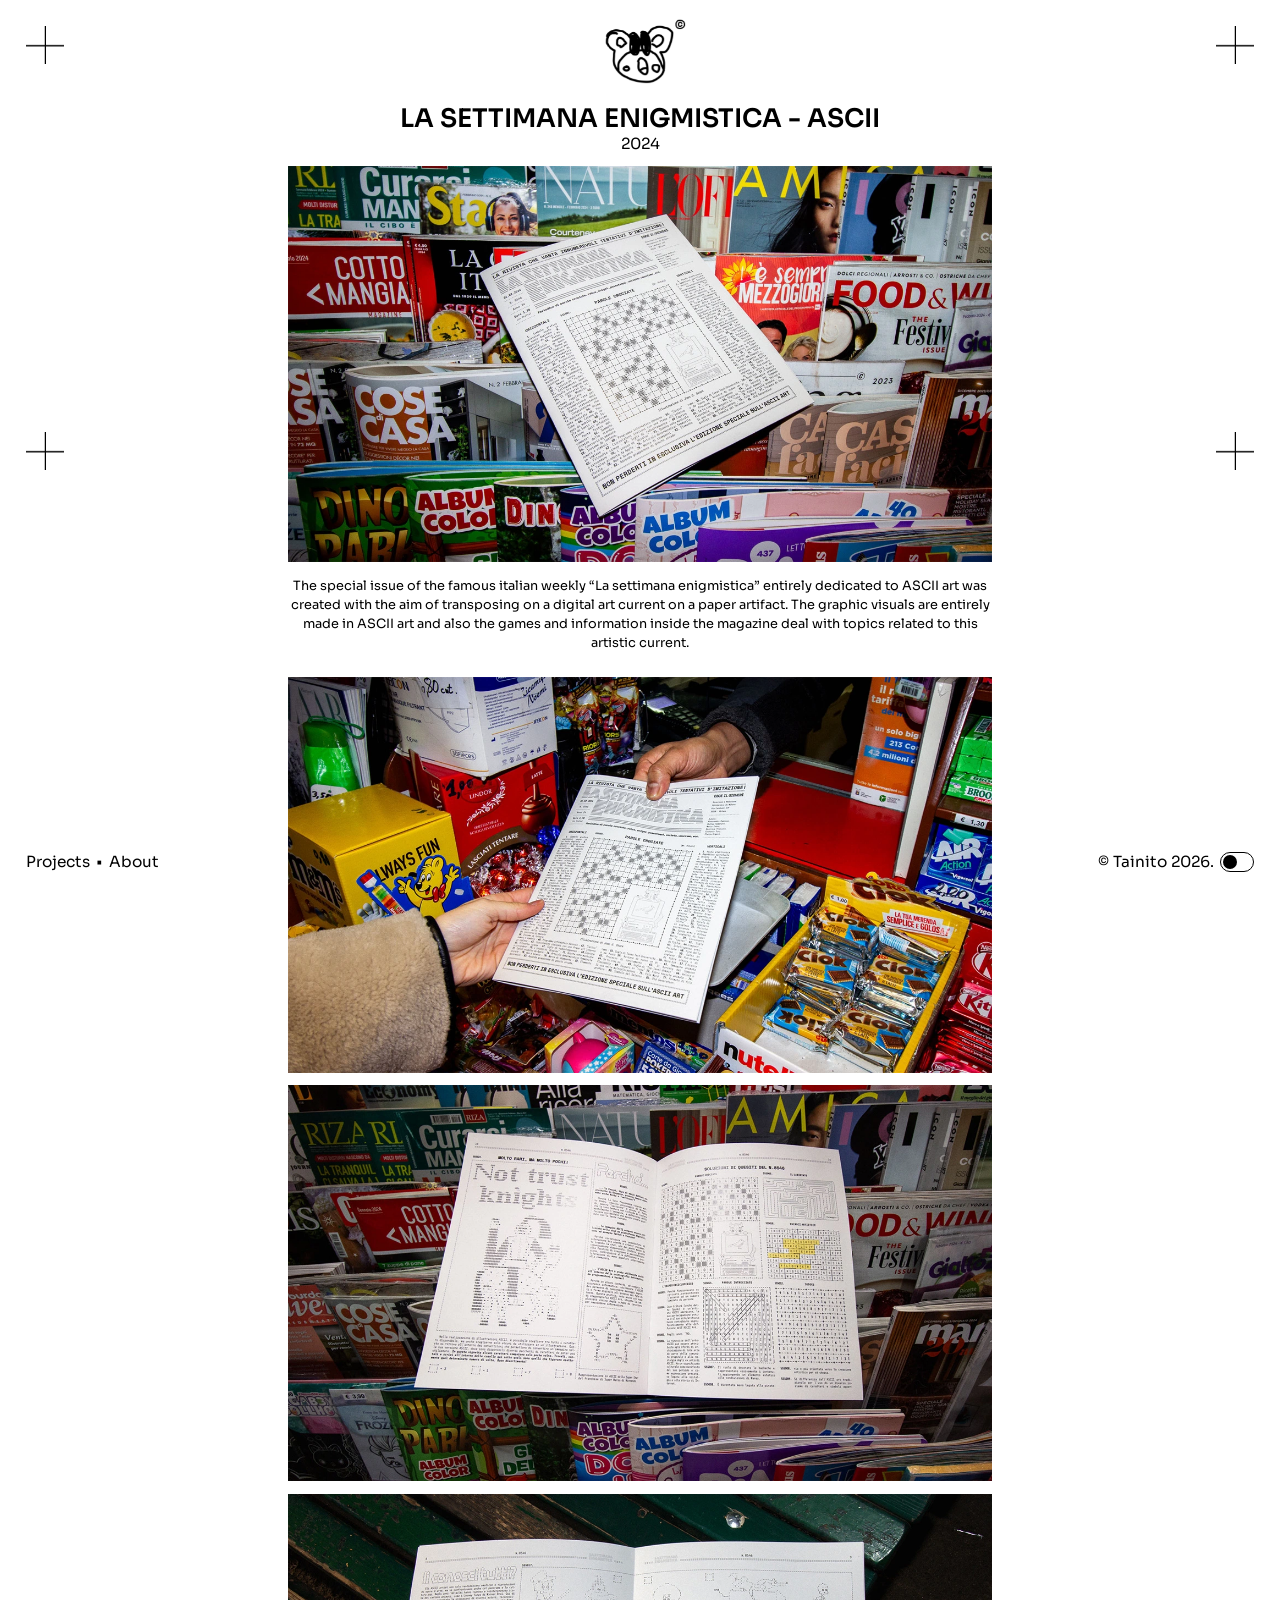
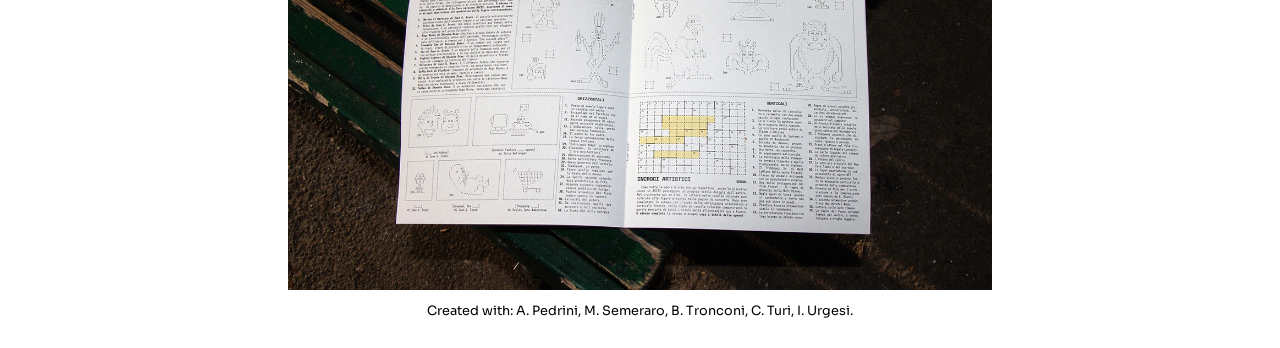
<file: sett.html>
<!DOCTYPE html>
<html>
<head>
    <script>
    const initialTheme = localStorage.getItem("theme") || (window.matchMedia("(prefers-color-scheme: dark)").matches ? "dark" : "light");
    if (initialTheme === "dark") {
        document.documentElement.setAttribute("data-theme", "dark");
    }
    </script>
    <script>
        if ('scrollRestoration' in history) {
            history.scrollRestoration = 'manual';
        }
        window.scrollTo(0, 0);
    </script>

    <meta charset="UTF-8">
    <meta name="viewport" content="width=device-width, initial-scale=1.0">
    <meta name="theme-color" content="#ffffff">
    <meta name="apple-mobile-web-app-status-bar-style" content="default">

    <title>Tainito - La Settimana Enigmistica - ASCII</title>

    <link rel="icon" type="image/png" href="assets/tainito_favicon.png">

    <link rel="preconnect" href="https://fonts.googleapis.com">
    <link rel="preconnect" href="https://fonts.gstatic.com" crossorigin>
    <link href="https://fonts.googleapis.com/css2?family=Sora:wght@100..800&display=swap" rel="stylesheet">
    
    <link rel="stylesheet" href="style.css">
</head>
<body>
    <div id="custom-cursor"></div>
    <div>
        <img src="assets/cross.png" class="cross-element" id="cross-1">
        <img src="assets/cross.png" class="cross-element" id="cross-2">
        <img src="assets/cross.png" class="cross-element" id="cross-3">
        <img src="assets/cross.png" class="cross-element" id="cross-4">
    </div>
    
    <div id="header">
         <img class="logo" id="loghino" src="assets/tainito_logo.png">
    </div>

    <div id="mobile-menu">
        <a href="index.html">Projects</a>
        <a href="about.html">About</a>
        <div class="theme-toggle" id="theme-toggle-mobile">
            <div class="toggle-track">
                <div class="toggle-knob"></div>
            </div>
        </div>
    </div>

    <div class="col12" id="content">
        <div class="paragraph">
            <div id="st-container"><a class="scheda-title">La Settimana Enigmistica - ASCII</a></div>
            <div id="ss-container"><a class="scheda-subtitle">2024</a></div>
        </div>
        <div class="image-container">
            <img src="assets/projects/sett/settimana-enigmistica_1.webp">
        </div>
        <div class="paragraph6">
            <a>The special issue of the famous italian weekly “La settimana enigmistica” entirely dedicated to ASCII art was created with the aim of transposing on a digital art current on a paper artifact. The graphic visuals are entirely made in ASCII art and also the games and information inside the magazine deal with topics related to this artistic current.</a>
        </div>
        <div class="image-container">
            <img src="assets/projects/sett/settimana-enigmistica_2.webp">
        </div>
        <div class="image-container">
            <img src="assets/projects/sett/settimana-enigmistica_3.webp">
        </div>
        <div class="image-container">
            <img src="assets/projects/sett/settimana-enigmistica_4.webp">
        </div>
        <div class="credits">
            <a>Created with: A. Pedrini, M. Semeraro, B. Tronconi, C. Turi, I. Urgesi.</a>
        </div>
    </div>

    <div id="footer">
        <div class="column-navbar">
            <div class="nav-content">
                <a href="index.html" id="btn-info" class="tab-link active">Projects</a>
                <span id="sep-1" class="separator active"> • </span>
                <a href="about.html" id="btn-class" class="tab-link nav-inactive">About</a>
            </div>
        </div>
        <div class="column-navbar">
            <div class="nav-content">
                <a>© Tainito 2026.</a>
                <div class="theme-toggle" id="theme-toggle">
                    <div class="toggle-track">
                        <div class="toggle-knob"></div>
                    </div>
                </div>
            </div>
        </div>
    </div>
</body>
<script src="script.js" defer></script>
</html>
</file>
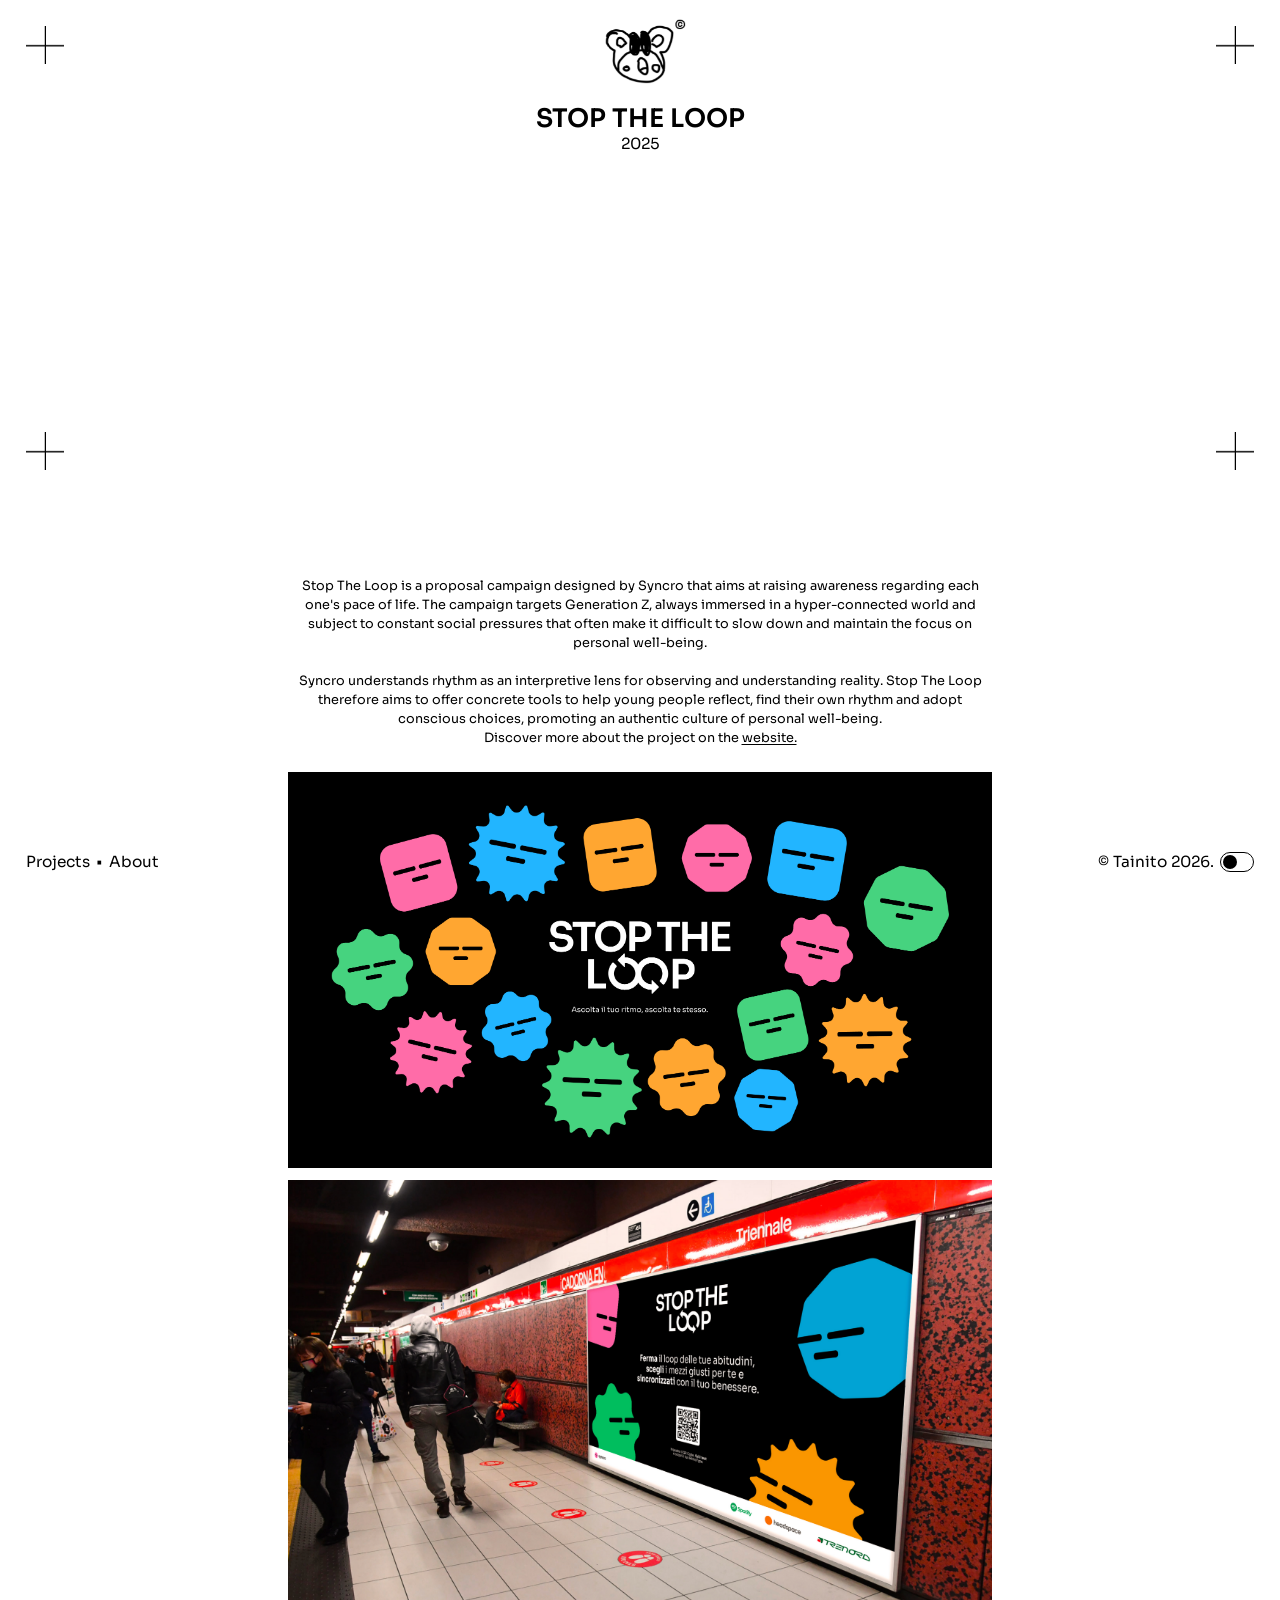
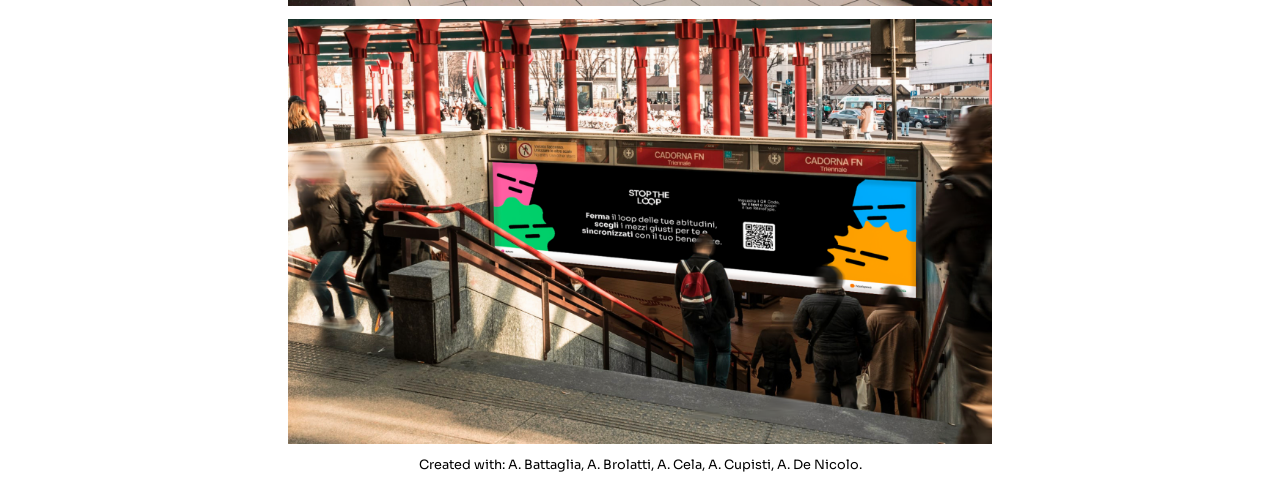
<file: stoptheloop.html>
<!DOCTYPE html>
<html>
<head>
    <script>
    const initialTheme = localStorage.getItem("theme") || (window.matchMedia("(prefers-color-scheme: dark)").matches ? "dark" : "light");
    if (initialTheme === "dark") {
        document.documentElement.setAttribute("data-theme", "dark");
    }
    </script>
    <script>
        if ('scrollRestoration' in history) {
            history.scrollRestoration = 'manual';
        }
        window.scrollTo(0, 0);
    </script>

    <meta charset="UTF-8">
    <meta name="viewport" content="width=device-width, initial-scale=1.0">
    <meta name="theme-color" content="#ffffff">
    <meta name="apple-mobile-web-app-status-bar-style" content="default">

    <title>Tainito - Stop The Loop</title>

    <link rel="icon" type="image/png" href="assets/tainito_favicon.png">

    <link rel="preconnect" href="https://fonts.googleapis.com">
    <link rel="preconnect" href="https://fonts.gstatic.com" crossorigin>
    <link href="https://fonts.googleapis.com/css2?family=Sora:wght@100..800&display=swap" rel="stylesheet">
    
    <link rel="stylesheet" href="style.css">
</head>
<body>
    <div id="custom-cursor"></div>
    <div>
        <img src="assets/cross.png" class="cross-element" id="cross-1">
        <img src="assets/cross.png" class="cross-element" id="cross-2">
        <img src="assets/cross.png" class="cross-element" id="cross-3">
        <img src="assets/cross.png" class="cross-element" id="cross-4">
    </div>
    
    <div id="header">
         <img class="logo" id="loghino" src="assets/tainito_logo.png">
    </div>

    <div id="mobile-menu">
        <a href="index.html">Projects</a>
        <a href="about.html">About</a>
        <div class="theme-toggle" id="theme-toggle-mobile">
            <div class="toggle-track">
                <div class="toggle-knob"></div>
            </div>
        </div>
    </div>

    <div class="col12" id="content">
        <div class="paragraph">
            <div id="st-container"><a class="scheda-title">Stop The Loop</a></div>
            <div id="ss-container"><a class="scheda-subtitle">2025</a></div>
        </div>
        <div class="video-container">
            <iframe
                src="https://www.youtube.com/embed/Wi42BvaIE_0?si=vJ-Skb3MxlV21ZJc"
                title="YouTube video player"
                allow="accelerometer; autoplay; clipboard-write; encrypted-media; gyroscope; picture-in-picture"
                allowfullscreen>
            </iframe>
        </div>
        <div class="paragraph6">
            <a>Stop The Loop is a proposal campaign designed by Syncro that aims at raising awareness regarding each one's pace of life. The campaign targets Generation Z, always immersed in a hyper-connected world and subject to constant social pressures that often make it difficult to slow down and maintain the focus on personal well-being.<br><br>Syncro understands rhythm as an interpretive lens for observing and understanding reality. Stop The Loop therefore aims to offer concrete tools to help young people reflect, find their own rhythm and adopt conscious choices, promoting an authentic culture of personal well-being.</a><br><a>Discover more about the project on the </a><a href="https://syncroritmo.github.io/stoptheloop/" target="_blank" class="link"style="cursor: pointer;">website.</a>
        </div>
        <div class="image-container">
            <img src="assets/projects/syncro/syncro_1.webp">
        </div>
        <div class="image-container">
            <img src="assets/projects/syncro/syncro_mockup_1.webp">
        </div>
        <div class="image-container">
            <img src="assets/projects/syncro/syncro_mockup_2.webp">
        </div>
        <div class="credits">
            <a>Created with: A. Battaglia, A. Brolatti, A. Cela, A. Cupisti, A. De Nicolo.</a>
        </div>
    </div>

    <div id="footer">
        <div class="column-navbar">
            <div class="nav-content">
                <a href="index.html" id="btn-info" class="tab-link active">Projects</a>
                <span id="sep-1" class="separator active"> • </span>
                <a href="about.html" id="btn-class" class="tab-link nav-inactive">About</a>
            </div>
        </div>
        <div class="column-navbar">
            <div class="nav-content">
                <a>© Tainito 2026.</a>
                <div class="theme-toggle" id="theme-toggle">
                    <div class="toggle-track">
                        <div class="toggle-knob"></div>
                    </div>
                </div>
            </div>
        </div>
    </div>
</body>
<script src="script.js" defer></script>
</html>
</file>
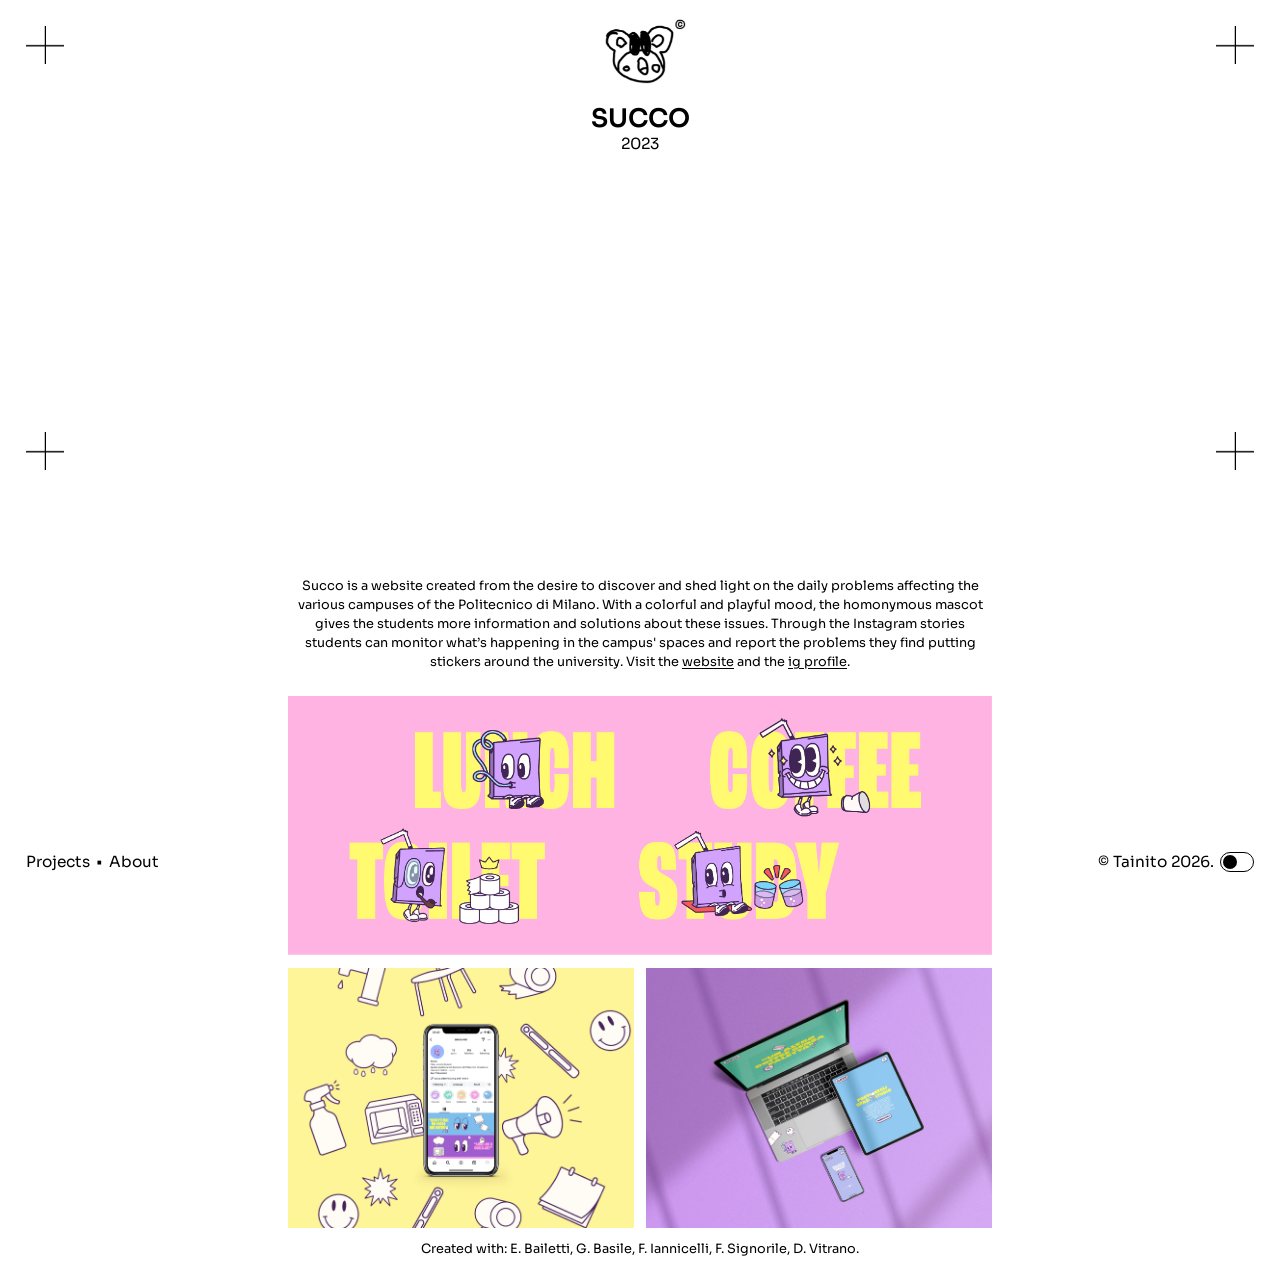
<file: succo.html>
<!DOCTYPE html>
<html>
<head>
    <script>
    const initialTheme = localStorage.getItem("theme") || (window.matchMedia("(prefers-color-scheme: dark)").matches ? "dark" : "light");
    if (initialTheme === "dark") {
        document.documentElement.setAttribute("data-theme", "dark");
    }
    </script>
    <script>
        if ('scrollRestoration' in history) {
            history.scrollRestoration = 'manual';
        }
        window.scrollTo(0, 0);
    </script>

    <meta charset="UTF-8">
    <meta name="viewport" content="width=device-width, initial-scale=1.0">
    <meta name="theme-color" content="#ffffff">
    <meta name="apple-mobile-web-app-status-bar-style" content="default">

    <title>Tainito - Succo</title>

    <link rel="icon" type="image/png" href="assets/tainito_favicon.png">

    <link rel="preconnect" href="https://fonts.googleapis.com">
    <link rel="preconnect" href="https://fonts.gstatic.com" crossorigin>
    <link href="https://fonts.googleapis.com/css2?family=Sora:wght@100..800&display=swap" rel="stylesheet">
    
    <link rel="stylesheet" href="style.css">
</head>
<body>
    <div id="custom-cursor"></div>
    <div>
        <img src="assets/cross.png" class="cross-element" id="cross-1">
        <img src="assets/cross.png" class="cross-element" id="cross-2">
        <img src="assets/cross.png" class="cross-element" id="cross-3">
        <img src="assets/cross.png" class="cross-element" id="cross-4">
    </div>
    
    <div id="header">
         <img class="logo" id="loghino" src="assets/tainito_logo.png">
    </div>

    <div id="mobile-menu">
        <a href="index.html">Projects</a>
        <a href="about.html">About</a>
        <div class="theme-toggle" id="theme-toggle-mobile">
            <div class="toggle-track">
                <div class="toggle-knob"></div>
            </div>
        </div>
    </div>

    <div class="col12" id="content">
        <div class="paragraph">
            <div id="st-container"><a class="scheda-title">SUCCO</a></div>
            <div id="ss-container"><a class="scheda-subtitle">2023</a></div>
        </div>
        <div class="video-container">
            <div class="video-overlay"></div> <iframe 
                src="https://www.youtube.com/embed/boGmSZG7cQQ" 
                title="Youtube video player"
                allow="accelerometer; autoplay; clipboard-write; encrypted-media; gyroscope; picture-in-picture" 
                allowfullscreen>
            </iframe>
        </div>
        <div class="paragraph6">
            <a>Succo is a website created from the desire to discover and shed light on the daily problems affecting the various campuses of the Politecnico di Milano. With a colorful and playful mood, the homonymous mascot gives the students more information and solutions about these issues. Through the Instagram stories students can monitor what’s happening in the campus' spaces and report the problems they find putting stickers around the university. Visit the </a><a href="https://succo.altervista.org/" class="link" target="_blank">website</a><a> and the </a><a href="https://www.instagram.com/succo.real/" class="link" target="_blank">ig profile</a><a>.</a>
        </div>
        <div class="image-container">
            <img src="assets/projects/succo/succo_banner.png">
        </div>
        <div class="img-dual">
            <img src="assets/projects/succo/succo_ig_crop.png">
            <img src="assets/projects/succo/succo_mockups.jpg">
        </div>
        <div class="credits">
            <a>Created with: E. Bailetti, G. Basile, F. Iannicelli, F. Signorile, D. Vitrano.</a>
        </div>
    </div>

    <div id="footer">
        <div class="column-navbar">
            <div class="nav-content">
                <a href="index.html" id="btn-info" class="tab-link active">Projects</a>
                <span id="sep-1" class="separator active"> • </span>
                <a href="about.html" id="btn-class" class="tab-link nav-inactive">About</a>
            </div>
        </div>
        <div class="column-navbar">
            <div class="nav-content">
                <a>© Tainito 2026.</a>
                <div class="theme-toggle" id="theme-toggle">
                    <div class="toggle-track">
                        <div class="toggle-knob"></div>
                    </div>
                </div>
            </div>
        </div>
    </div>
</body>
<script src="script.js" defer></script>
</html>
</file>
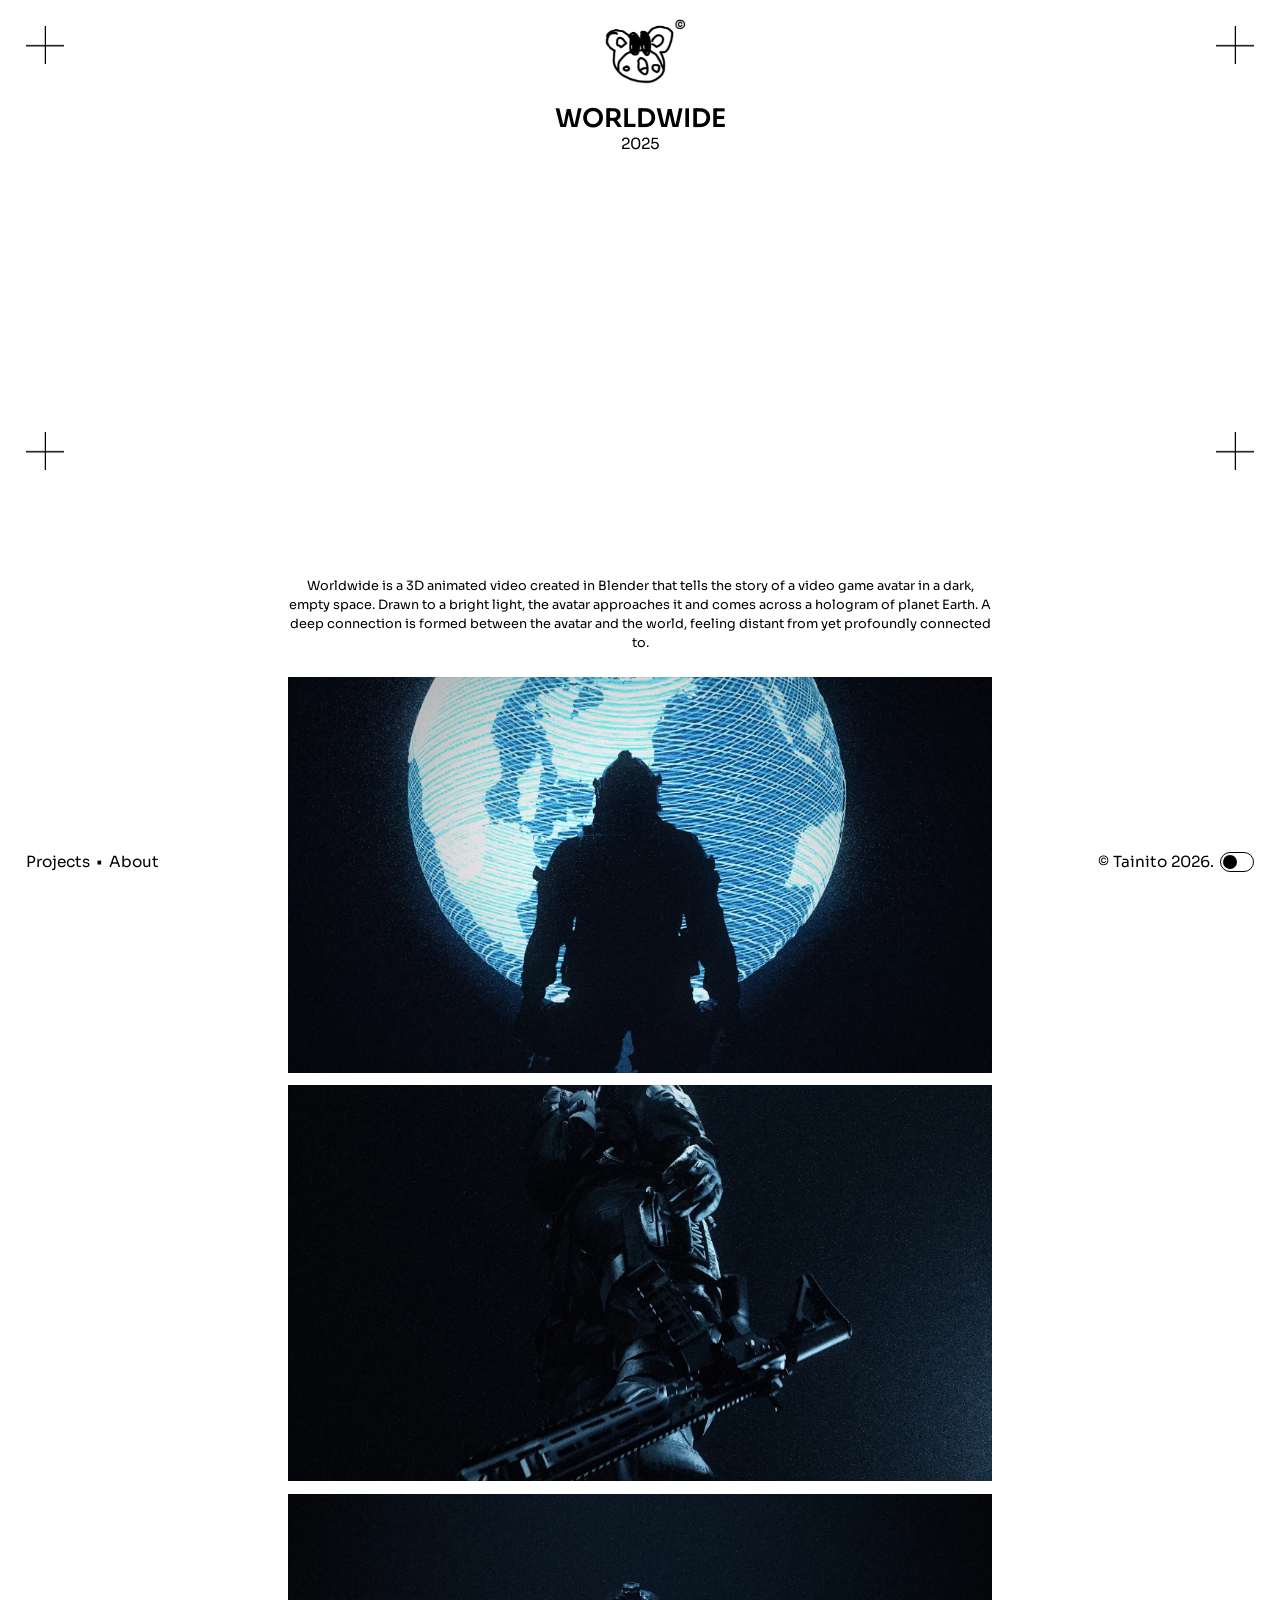
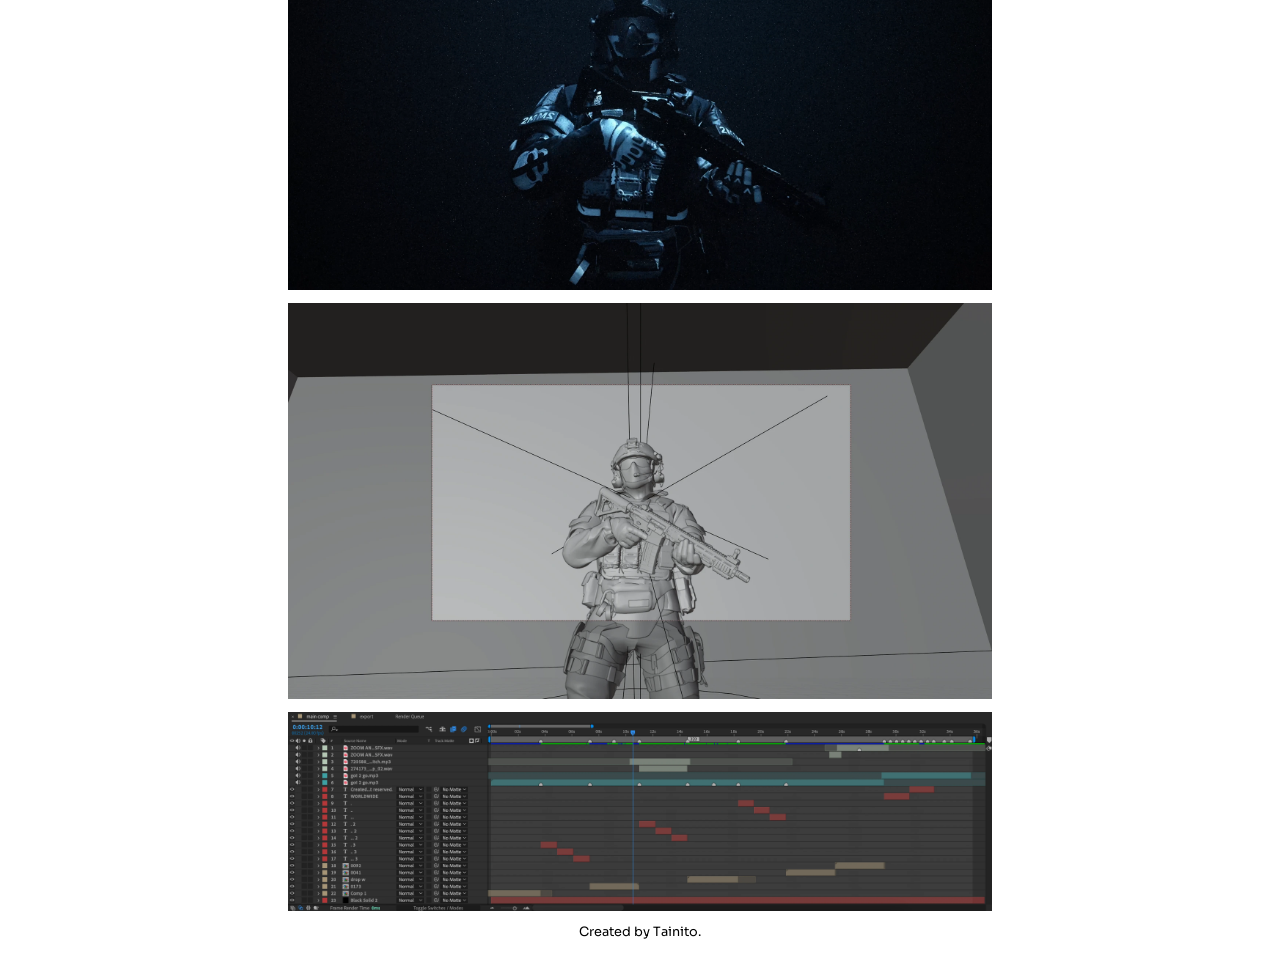
<file: worldwide.html>
<!DOCTYPE html>
<html>
<head>
    <script>
    const initialTheme = localStorage.getItem("theme") || (window.matchMedia("(prefers-color-scheme: dark)").matches ? "dark" : "light");
    if (initialTheme === "dark") {
        document.documentElement.setAttribute("data-theme", "dark");
    }
    </script>
    <script>
        if ('scrollRestoration' in history) {
            history.scrollRestoration = 'manual';
        }
        window.scrollTo(0, 0);
    </script>

    <meta charset="UTF-8">
    <meta name="viewport" content="width=device-width, initial-scale=1.0">
    <meta name="theme-color" content="#ffffff">
    <meta name="apple-mobile-web-app-status-bar-style" content="default">

    <title>Tainito - Worldwide</title>

    <link rel="icon" type="image/png" href="assets/tainito_favicon.png">

    <link rel="preconnect" href="https://fonts.googleapis.com">
    <link rel="preconnect" href="https://fonts.gstatic.com" crossorigin>
    <link href="https://fonts.googleapis.com/css2?family=Sora:wght@100..800&display=swap" rel="stylesheet">
    
    <link rel="stylesheet" href="style.css">
</head>
<body>
    <div id="custom-cursor"></div>
    <div>
        <img src="assets/cross.png" class="cross-element" id="cross-1">
        <img src="assets/cross.png" class="cross-element" id="cross-2">
        <img src="assets/cross.png" class="cross-element" id="cross-3">
        <img src="assets/cross.png" class="cross-element" id="cross-4">
    </div>
    
    <div id="header">
         <img class="logo" id="loghino" src="assets/tainito_logo.png">
    </div>

    <div id="mobile-menu">
        <a href="index.html">Projects</a>
        <a href="about.html">About</a>
        <div class="theme-toggle" id="theme-toggle-mobile">
            <div class="toggle-track">
                <div class="toggle-knob"></div>
            </div>
        </div>
    </div>

    <div class="col12" id="content">
        <div class="paragraph">
            <div id="st-container"><a class="scheda-title">Worldwide</a></div>
            <div id="ss-container"><a class="scheda-subtitle">2025</a></div>
        </div>
        <div class="video-container">
            <iframe 
                src="https://player.vimeo.com/video/1112505485" 
                title="Vimeo video player"
                allow="autoplay; fullscreen; picture-in-picture" 
                allowfullscreen>
            </iframe>
        </div>
        <div class="paragraph6">
            <a>Worldwide is a 3D animated video created in Blender that tells the story of a video game avatar in a dark, empty space. Drawn to a bright light, the avatar approaches it and comes across a hologram of planet Earth. A deep connection is formed between the avatar and the world, feeling distant from yet profoundly connected to.</a>
        </div>
        <div class="image-container">
            <img src="assets/projects/worldwide/WW_03.webp">
        </div>
        <div class="image-container">
            <img src="assets/projects/worldwide/WW_02.webp">
        </div>
        <div class="image-container">
            <img src="assets/projects/worldwide/WW_01.webp">
        </div>
        <div class="image-container">
            <img src="assets/projects/worldwide/ww_blender.webp">
        </div>
        <div class="image-container">
            <img src="assets/projects/worldwide/ww_timeline.webp">
        </div>
        <div class="credits">
            <a>Created by Tainito.</a>
        </div>
    </div>

    <div id="footer">
        <div class="column-navbar">
            <div class="nav-content">
                <a href="index.html" id="btn-info" class="tab-link active">Projects</a>
                <span id="sep-1" class="separator active"> • </span>
                <a href="about.html" id="btn-class" class="tab-link nav-inactive">About</a>
            </div>
        </div>
        <div class="column-navbar">
            <div class="nav-content">
                <a>© Tainito 2026.</a>
                <div class="theme-toggle" id="theme-toggle">
                    <div class="toggle-track">
                        <div class="toggle-knob"></div>
                    </div>
                </div>
            </div>
        </div>
    </div>
</body>
<script src="script.js" defer></script>
</html>
</file>
<file: style.css>
:root {
    --bg-color: #ffffff;
    --text-color: #000000;
    --toggle-border: #000000;
    --toggle-knob: #000000;
    --menu-mobile-bg: rgba(255, 255, 255, 0.95);
    --knob-transform: translateX(0);
    --cross-filter: none;
}

[data-theme="dark"] {
    --bg-color: #000000;
    --text-color: #ffffff;
    --toggle-border: #ffffff;
    --toggle-knob: #ffffff;
    --menu-mobile-bg: rgba(0, 0, 0, 0.95);
    --knob-transform: translateX(1.05vw);
    --cross-filter: invert(1);
}

@media (max-width: 1024px) {
    [data-theme="dark"] {
        --knob-transform: translateX(2.05vw);
    }
}

@media (max-width: 600px) {
    [data-theme="dark"] {
        --knob-transform: translateX(4.05vw);
    }
}

html {
    scroll-behavior: smooth;
}

body {
    overflow-x: hidden;
    margin: 0;
    background-color: var(--bg-color);
    color: var(--text-color);
}

body.no-scroll {
    overflow: hidden;
}

a {
    color: var(--text-color);
    text-decoration: none;
}

.link {
    color: var(--text-color);
    text-underline-offset: 0.15em;
    text-decoration: underline;
    transition: 0.1s ease;
}

.link:hover {
    color: var(--bg-color);
    background: var(--text-color);
}

.cross-element {
    position: fixed;
    z-index: 1000;
    pointer-events: auto;
    cursor: pointer;
    width: 3vw;
    filter: var(--cross-filter);
    transition: transform 0.2s ease;
    will-change: transform;
}

.cross-element:hover {
    animation: spinFast 0.4s ease-out, spinSlow 3s linear infinite 0.4s;
    transform: scale(1.2);
}

@keyframes spinFast {
    from { transform: rotate(0deg); }
    to { transform: rotate(360deg); }
}

@keyframes spinSlow {
    from { transform: rotate(360deg); }
    to { transform: rotate(720deg); }
}

#cross-1 { top: 2vw; left: 2vw; }
#cross-2 { top: 2vw; right: 2vw; }
#cross-3 { top: 48vh; left: 2vw; }
#cross-4 { top: 48vh; right: 2vw; }

.broccoli {
    position: fixed;
    z-index: 999;
    font-size: 3vw;
    user-select: none;
    will-change: transform;
    pointer-events: auto !important;
    cursor: default;
    display: inline-block;
    line-height: 1;
    padding: 3px;
}

#header {
    width: 100%;
    display: flex;
    justify-content: center;
    align-items: center;
    height: 8vw;
    position: fixed;
    top: 0;
    left: 0;
    z-index: 1000;
    pointer-events: none;
}

.logo {
    height: 5vw;
    pointer-events: auto;
    background-color: transparent;
    cursor: pointer;
}

#content {
    display: flex;
    grid-gap: 1vw;
    width: 100%;
    padding-top: 8vw;
    flex-direction: column;
    align-items: center;
    font-family: 'Sora', sans-serif;
    font-weight: 400;
    font-size: 1.2vw;
}

#footer {
    width: 96vw;
    display: flex;
    justify-content: space-between;
    align-items: center;
    height: 6vw;
    position: fixed;
    bottom: 0;
    left: 0;
    z-index: 1000;
    padding-left: 2vw;
    padding-right: 2vw;
    pointer-events: none;
}

#footer .nav-content, #footer .nav-content a {
    pointer-events: auto;
}

.nav-content {
    display: flex;
    justify-content: space-between;
    align-items: center;
    font-family: 'Sora', sans-serif;
    font-weight: 400;
    font-size: 1.2vw;
}

.nav-content span {
    margin: 0 0.5vw;
}

.tab-link, .separator {
    opacity: 1;
    transition: opacity 0.3s ease;
    display: inline-block;
}

.separator.active {
    opacity: 1 !important;
}

#sb-container a:hover, .tab-link:hover {
    color: var(--bg-color);
    background: var(--text-color);
}

.theme-toggle {
    display: flex;
    align-items: center;
    gap: 0.5vw;
    cursor: pointer;
    user-select: none;
}

.toggle-track {
    width: 2.5vw;
    height: 1.4vw;
    border: 1.5px solid var(--toggle-border);
    border-radius: 100px;
    position: relative;
    transition: border-color 0.3s;
    display: flex;
    align-items: center;
    margin-left: 0.5vw;
}

.toggle-knob {
    position: absolute;
    left: 0.15vw;
    width: 1.1vw;
    height: 1.1vw;
    background: var(--toggle-knob);
    border-radius: 50%;
    transform: var(--knob-transform);
    transition: transform 0.3s, background-color 0.3s;
}

#gallery {
    display: flex;
    grid-gap: 2.4vw;
    width: 100%;
    flex-direction: column;
    align-items: center;
}

.project-row {
    width: 100%;
    display: flex;
    justify-content: center;
    align-items: center;
    gap: 2vw;
}

.side-text {
    width: 10vw;
    font-family: 'Sora', sans-serif;
    font-size: 1vw;
}

.left-text {
    text-align: right;
    display: flex;
    align-self: flex-start;
    justify-content: flex-end;
}

.right-text {
    text-align: left;
    display: flex;
    align-self: flex-end;
    justify-content: flex-start;
}

.image-container {
    position: relative;
    overflow: hidden;
    display: flex;
    cursor: pointer;
    width: 55%;
}

.image-container img {
    width: 100%;
    display: block;
}

.galimg {
    object-fit: cover;
    transition: filter 0.1s ease, opacity 0.1s ease;
    width: 100%;
}

.image-container:hover .galimg {
    filter: invert();
    opacity: 1;
}

.overlay {
    position: absolute;
    top: 0;
    left: 0;
    width: 100%;
    height: 100%;
    display: flex;
    justify-content: center;
    align-items: center;
    background-color: rgba(0, 0, 0, 0.4);
    opacity: 0;
    transition: opacity 0.3s ease;
}

.overlay a {
    color: white;
    font-size: 1.2vw;
    font-weight: bold;
    text-align: center;
    transform: scale(0.8);
    transition: transform 0.4s ease, opacity 0.4s ease;
}

#gallery-mobile, .project-infos {
    display: none;
}

#sp-container, #sb-container {
    text-align: center;
    font-size: 1.2vw;
    padding-top: 0.6vw;
}
#sp-container { padding-bottom: 0.4vw; }
#sb-container { padding-bottom: 2.3vw; }

#st-container {
    text-align: center;
    font-size: 2vw;
    font-weight: 600;
    text-transform: uppercase;
}

#ss-container {
    text-align: center;
    font-size: 1.2vw;
}

.paragraph6 {
    width: 55%;
    margin-bottom: 1vw;
    text-align: center;
}

.paragraph6 a {
    font-size: 1vw;
    font-weight: 400;
}

.desc-title {
    font-weight: 600;
    margin-top: 0;
    margin-bottom: 0.4vw;
    text-transform: uppercase;
    font-size: 1vw;
}

.img-dual {
    width: 55%;
    margin-bottom: 0vw;
    display: grid;
    grid-template-columns: repeat(2, 1fr);
    grid-gap: 1vw;
    justify-items: center;
    background-color: var(--bg-color) !important;
}

.img-dual img, .img-dual video {
    width: 100%;
    display: block;
    object-fit: cover;
    overflow: hidden;
}

.video-container {
    position: relative;
    width: 55%;
    aspect-ratio: 16 / 9;
    overflow: hidden;
    display: flex;
}

.video-container iframe {
    width: 100%;
    height: 100%;
    border: none;
}

.video-overlay {
    position: absolute;
    top: 0;
    left: 0;
    width: 100%;
    height: 100%;
    z-index: 10;
    background: transparent;
}

.img-dual .pixelgif {
    width: 75%;
    background-color: var(--bg-color) !important;
    -webkit-backface-visibility: hidden;
    backface-visibility: hidden;
    -webkit-transform: translate3d(0, 0, 0);
    transform: translate3d(0, 0, 0);
}

.credits {
    width: 55%;
    padding-bottom: 2.3vw;
    font-size: 1vw;
    text-align: center;
}

#mobile-menu {
    position: fixed;
    top: 0;
    left: 0;
    width: 100%;
    height: 100dvh;
    background: var(--menu-mobile-bg);
    display: flex;
    flex-direction: column;
    justify-content: center;
    align-items: center;
    gap: 8vw;
    z-index: 999;
    opacity: 0;
    visibility: hidden;
    transition: opacity 0.3s ease, visibility 0.3s ease;
}

#mobile-menu a {
    font-family: 'Sora', sans-serif;
    font-size: 6vw;
    color: var(--text-color);
}

#mobile-menu.open {
    opacity: 1;
    visibility: visible;
}

@media (max-width: 1024px) {
    .cross-element { display: none; }
    #header { height: 20vw; }
    .logo { height: 12vw; }
    #sb-container { padding-bottom: 10vw; }
    #content { padding-top: 20vw; grid-gap: 2.4vw; }
    
    #gallery { display: none; }
    #gallery-mobile {
        display: flex;
        grid-template-columns: repeat(1, 1fr);
        width: 100%;
        padding: 0;
        gap: 2.4vw;
        flex-direction: column;
        align-items: center;
    }

    .project-row { flex-direction: column; gap: 1.2vw; }
    .video-container, .image-container, .img-dual, .project-infos { width: 75%; }

    .img-dual{grid-gap: 2.4vw;}
    
    .project-infos {
        display: flex;
        justify-content: space-between;
        align-items: center;
        margin: 1.5vw 0;
    }
    .project-name { text-align: left; }
    .project-date { text-align: right; }
    .project-infos a { font-size: 2.4vw; }
    
    .paragraph .title { font-size: 4vw; }
    .paragraph .scheda-title { font-size: 4.2vw; }
    .paragraph .scheda-subtitle { font-size: 3.6vw; }
    
    .paragraph6 {
        width: 75%;
        margin-bottom: 2vw;
    }

    .about {
        display: flex;
        flex-direction: column;
        row-gap: 2vw;
    }

    #lastupdate{
        margin-bottom: 2vw;
        padding-bottom: 10vw;
    }
    
    .paragraph6 a, .desc-title { font-size: 2.4vw; }
    .paragraph6 a { font-size: 2.4vw; }
    
    #footer { display: none; }

    #mobile-menu a {
        font-size: 3.6vw;
    }

    .toggle-track {
        width: 5vw;
        height: 2.8vw;
        border-width: 1.75px;
    }

    .toggle-knob {
        left: 0.35vw;
        width: 2.2vw;
        height: 2.2vw;
    }

    .credits{
        font-size: 2.4vw;
        padding-bottom: 10vw;
        width: 75%;
    }

    .image-container img,
    .img-dual img,
    .img-dual .pixelgif {
        filter: none !important;
        transition: none !important;
    }
    
    .image-container:hover img,
    .img-dual img:hover,
    .img-dual .pixelgif:hover {
        filter: none !important;
    }

    .link:hover, 
    .tab-link:hover, 
    #mobile-menu a:hover,
    .link:active,
    .tab-link:active, .scheda-title {
        color: inherit !important;
        opacity: 1 !important;
        text-decoration: none;
        background: transparent !important;
    }
}

@media (max-width: 600px) {
    #header { height: 32vw; }
    .logo { height: 20vw; }
    #sb-container { padding-bottom: 10vw; }
    #content { padding-top: 32vw; grid-gap: 3.6vw; }
    
    #gallery-mobile { gap: 3.6vw; }
    .project-row { flex-direction: column; }
    
    .image-container, .project-infos, .video-container, .img-dual { 
        width: 95%; 
    }
    
    .project-infos a { font-size: 3.6vw; }
    .paragraph .scheda-title { font-size: 6vw; }
    .paragraph .scheda-subtitle { font-size: 4.2vw; }
    
    .nav-content span { margin: 0 2vw; }
    .broccoli { font-size: 8vw; }

    .toggle-track {
        width: 10vw;
        height: 5.6vw;
        border-width: 2px;
    }
    .toggle-knob {
        left: 0.65vw;
        width: 4.4vw;
        height: 4.4vw;
    }

    .paragraph6 {
        width: 95%;
        margin-bottom: 2vw;
    }
    
    .paragraph6 a, .desc-title { font-size: 3.6vw; }

    .img-dual {
        grid-template-columns: repeat(1, 1fr);
        gap: 3.6vw;
    }
    
    .credits {
        width: 95%;
        margin-bottom: 3.6vw;
        margin-top: 3vw;
        font-size: 3.6vw;
        padding-bottom: 10vw;
    }

    #lastupdate{
        margin-bottom: 0vw;
        padding-bottom: 10vw;
    }
    
    #st-container { font-size: 6vw; }
    #ss-container { font-size: 4.2vw; }

    #mobile-menu a {
        font-size: 6vw;
    }
}

@media (min-width: 1025px) {
    html, body, a, button, .image-container, .theme-toggle, .cross-element, .logo, .broccoli {
        cursor: none !important;
    }
    
    #custom-cursor {
        width: 16px;
        height: 16px;
        background-color: var(--text-color);
        border: 2px solid transparent;
        border-radius: 50%;
        position: fixed;
        top: 0;
        left: 0;
        pointer-events: none;
        z-index: 10000;
        
        opacity: 0;
        visibility: hidden;
        transform: translate3d(-50%, -50%, 0) scale(1);
        will-change: transform, opacity;
        
        transition: 
            width 0.2s ease-out, 
            height 0.2s ease-out, 
            background-color 0.1s ease, 
            border-color 0.1s ease,
            opacity 0.05s ease-out,
            visibility 0.05s ease-out;
    }

    html.cursor-hover #custom-cursor {
        width: 28px;
        height: 28px;
        background-color: var(--bg-color) !important;
        border-color: var(--text-color) !important;
        transform: translate3d(-50%, -50%, 0) scale(1);
    }

    html.cursor-hidden #custom-cursor {
        opacity: 0 !important;
        visibility: hidden !important;
    }

    html.cursor-video #custom-cursor {
        opacity: 0 !important;
        visibility: hidden !important;
    }

    .video-container, 
    .video-container iframe, 
    .video-container .video-overlay {
        cursor: auto !important;
    }
}
</file>
